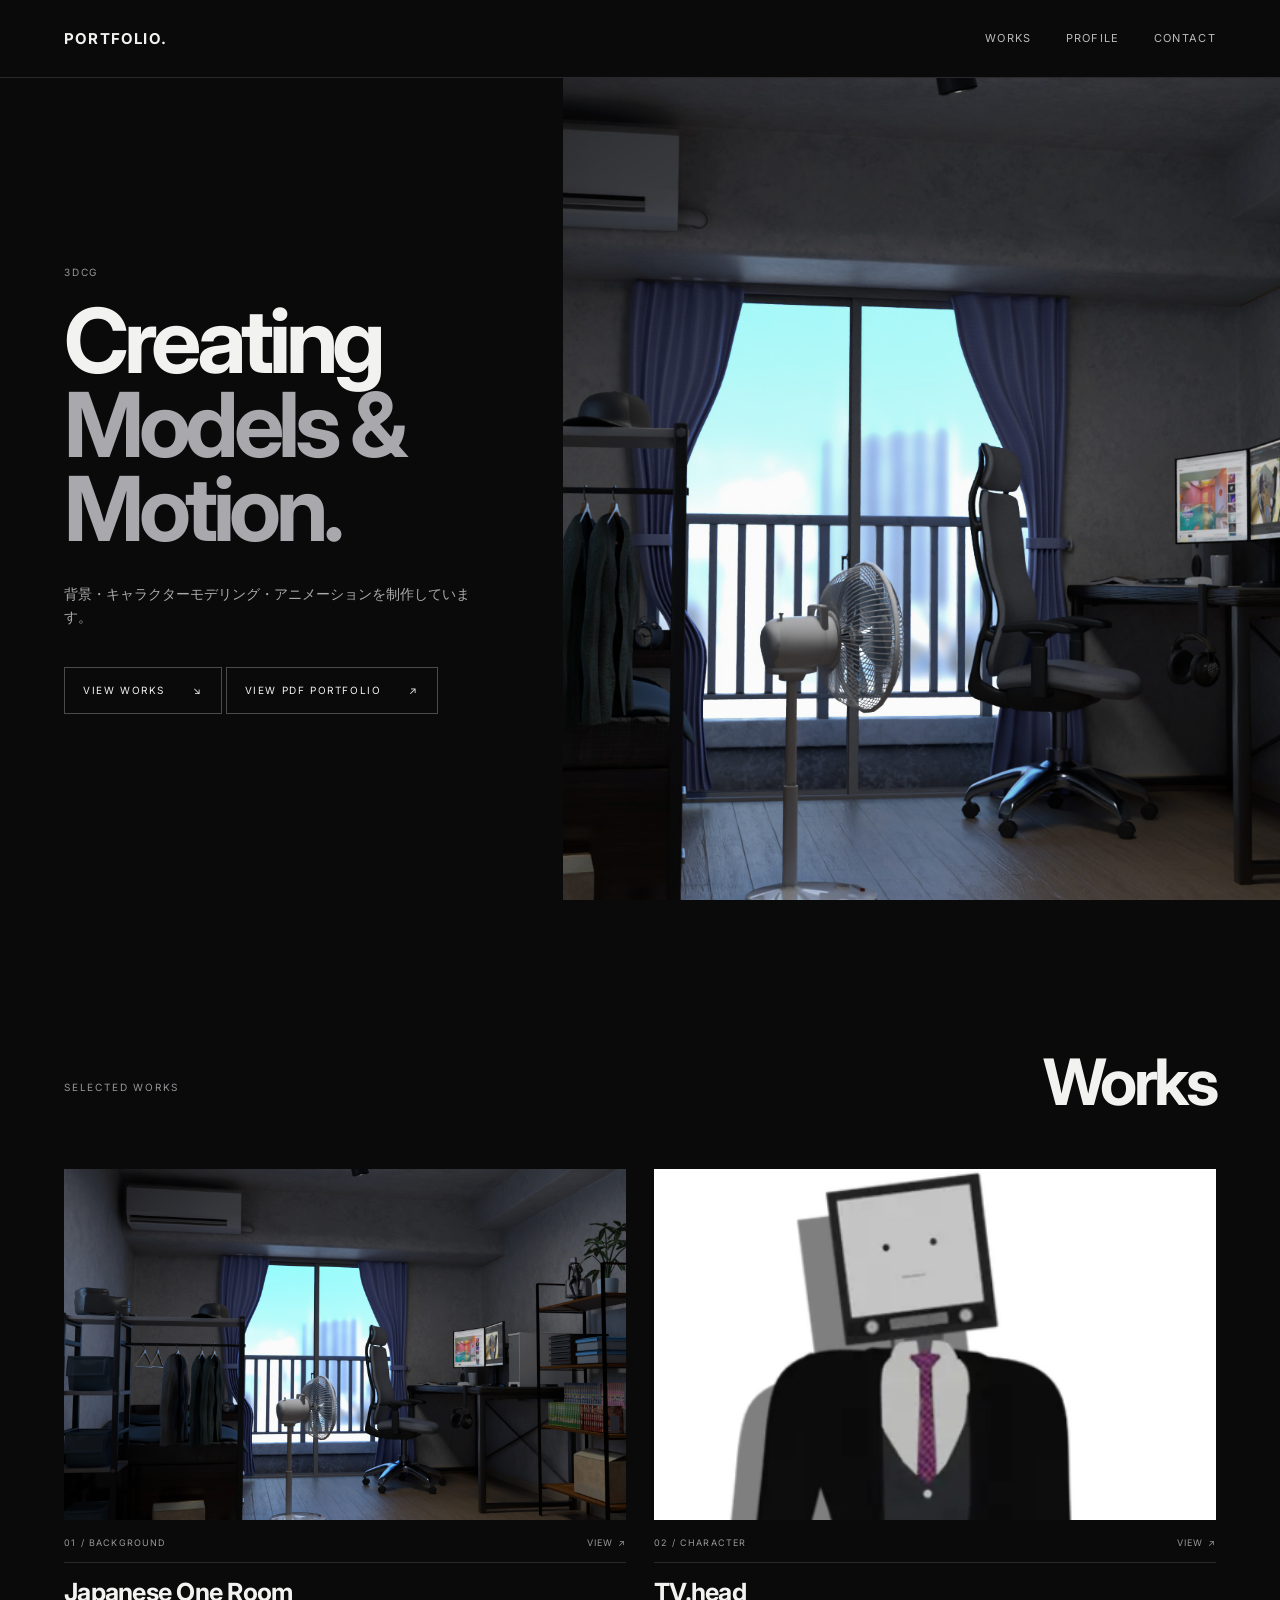
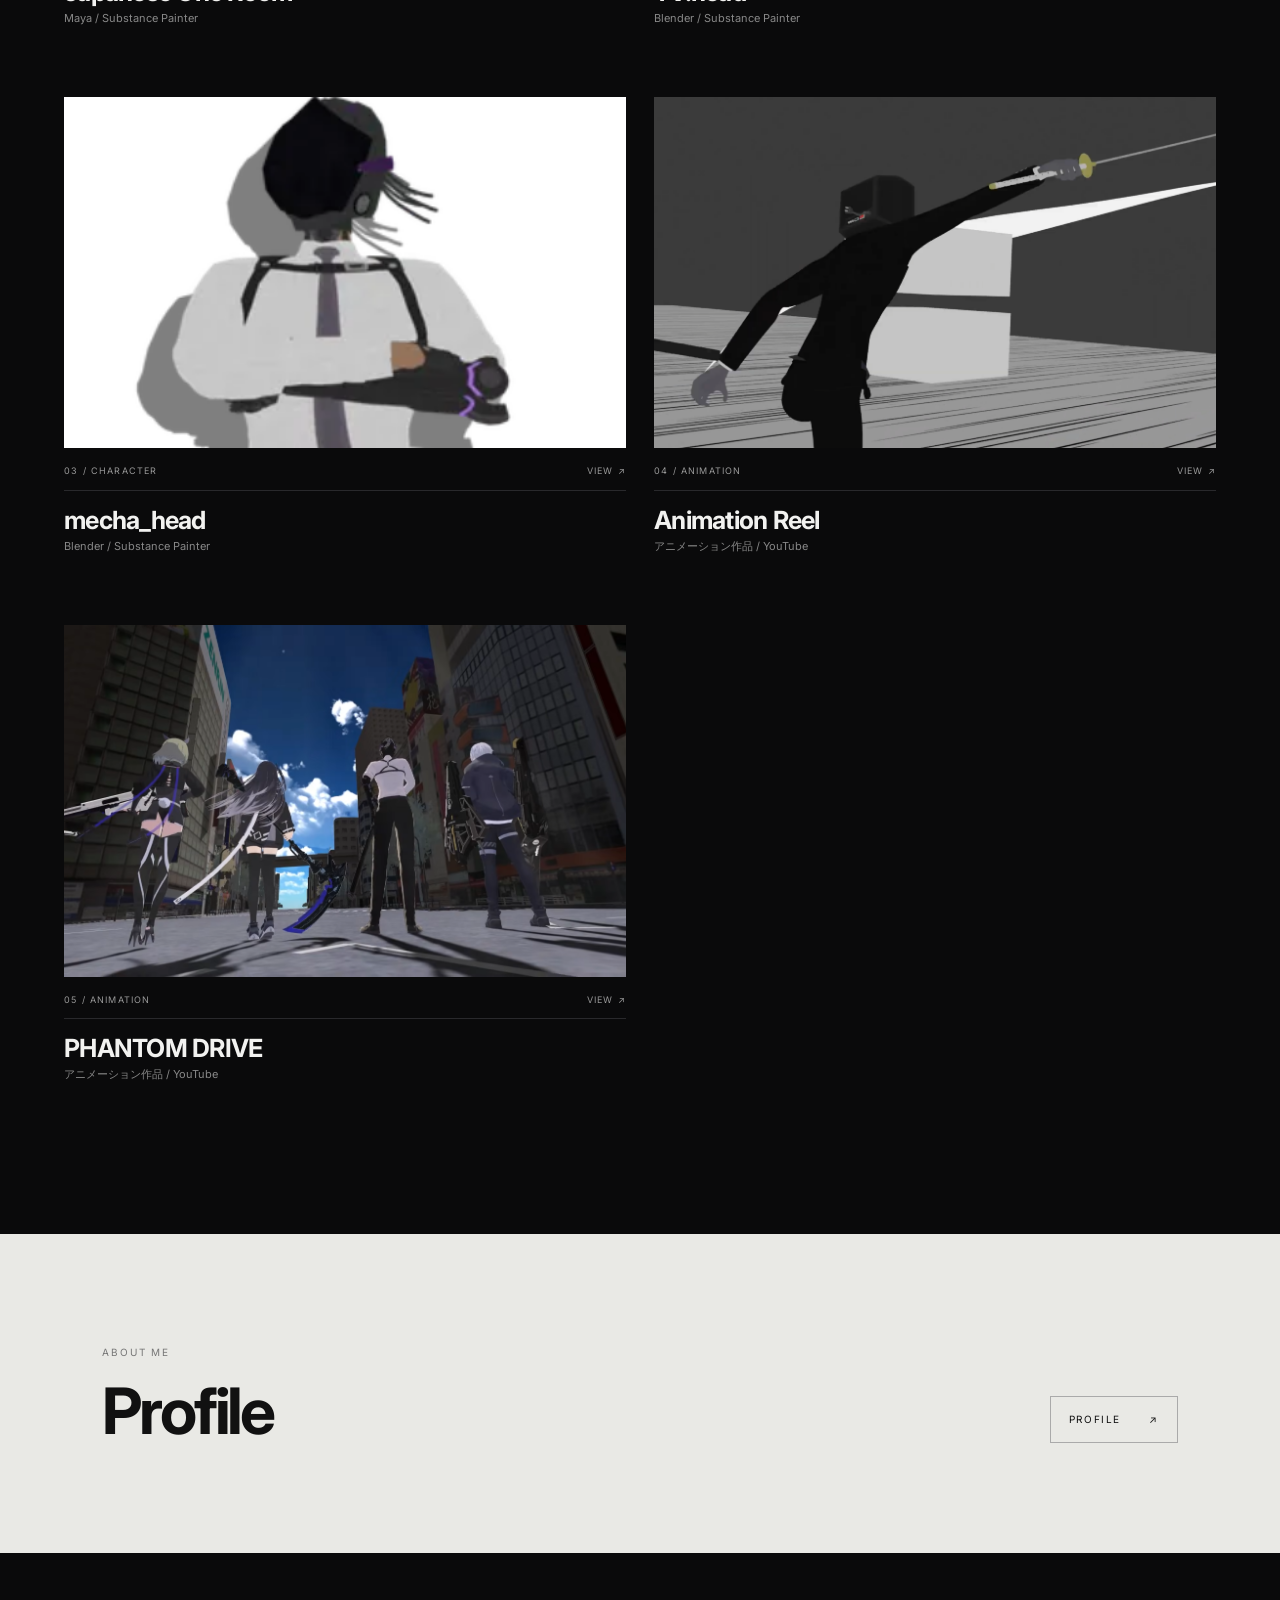
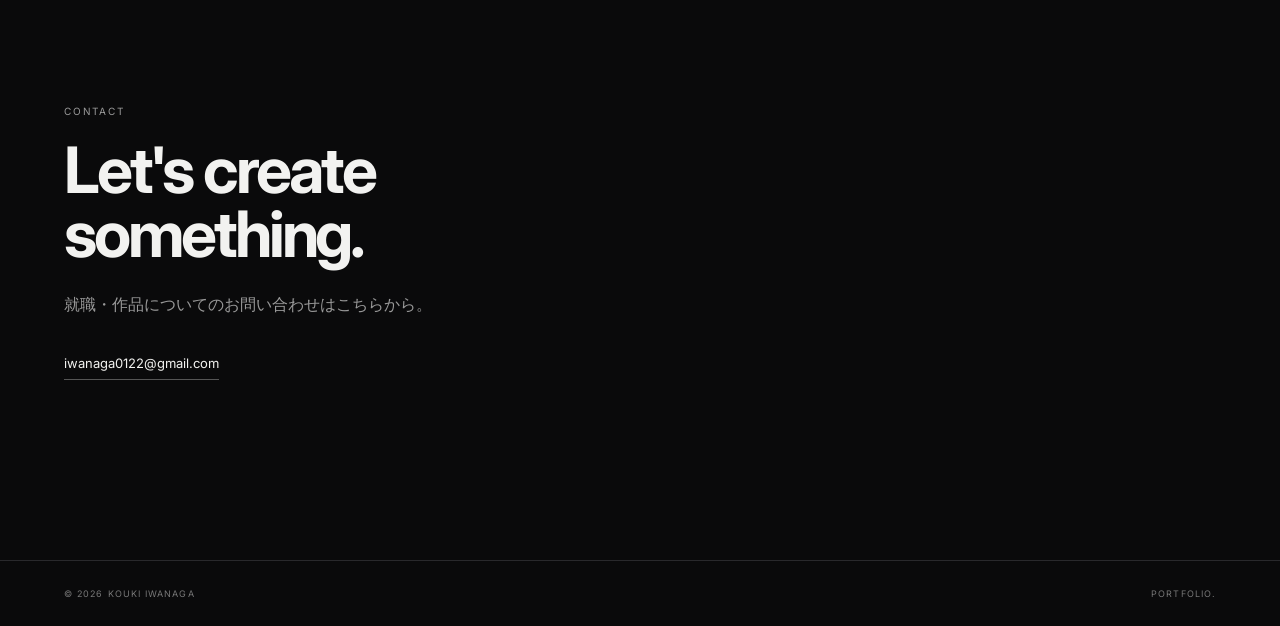
<file: index.html>
<!DOCTYPE html>
<html lang="ja">
<head>
  <meta charset="UTF-8">
  <meta name="viewport" content="width=device-width, initial-scale=1.0">

  <meta
    name="description"
    content="3DCG / Unity / Maya Portfolio"
  >

  <title>PORTFOLIO | 3DCG / Unity / Maya</title>

  <link rel="stylesheet" href="style.css">
</head>

<body>

  <!-- =========================
       HEADER
  ========================== -->

  <header class="site-header">

    <a class="logo" href="index.html">
      PORTFOLIO<span>.</span>
    </a>

    <nav>
      <a href="#works">WORKS</a>
      <a href="profile.html">PROFILE</a>
      <a href="#contact">CONTACT</a>
    </nav>

  </header>


  <main>

    <!-- =========================
         HERO
    ========================== -->

    <section class="hero">

      <div class="hero-copy">

        <p class="eyebrow">
          3DCG
        </p>

        <h1>
          Creating<br>
          <em>Models & Motion.</em>
        </h1>

        <p class="lead">
          背景・キャラクターモデリング・アニメーションを制作しています。
        </p>

        <a class="button" href="#works">
          VIEW WORKS <span>↘</span>
        </a>
        
        <a
          href="assets/portfolio.pdf"
          class="button"
          target="_blank"
          rel="noopener noreferrer"
        >
          VIEW PDF PORTFOLIO <span>↗</span>
        </a>
        
      </div>


      <!-- =========================
           HERO SLIDESHOW
      ========================== -->

      <div class="hero-image">


        <!-- =========================
             Slide 1 : Background
        ========================== -->

        <div class="hero-slide active">

          <img
            src="assets/room-render.png"
            alt="Japanese One Room"
          >

          <div class="hero-slide-info">

            <span>
              01 / BACKGROUND
            </span>

            <strong>
              Japanese One Room
            </strong>

          </div>

        </div>


        <!-- =========================
             Slide 2 : Character1
        ========================== -->

        <div class="hero-slide">

          <img
            src="assets/TVhead_立2.png"
            alt="TV.head"
          >

          <div class="hero-slide-info">

            <span>
              02 / CHARACTER
            </span>

            <strong>
              TV.head
            </strong>

          </div>

        </div>


        <!-- =========================
             Slide 3 : Character2
        ========================== -->

        <div class="hero-slide">

          <img
            src="assets/mechahead_立2.png"
            alt="mecha_head"
          >

          <div class="hero-slide-info">

            <span>
              03 / CHARACTER
            </span>

            <strong>
              mecha_head
            </strong>

          </div>

        </div>


        <!-- =========================
             Slide 4 : Animation1
        ========================== -->

        <div class="hero-slide">

          <img
            src="assets/katanamoation.png"
            alt="Animation Reel"
          >

          <div class="hero-slide-info">

            <span>
              04 / ANIMATION
            </span>

            <strong>
              Animation Reel
            </strong>

          </div>

        </div>


        <!-- =========================
             Slide 5 : Animation2
        ========================== -->

        <div class="hero-slide">

          <img
            src="assets/PHANTOMDRIVE_hero.png"
            alt="PHANTOM DRIVE Animation"
          >

          <div class="hero-slide-info">

            <span>
              05 / ANIMATION
            </span>

            <strong>
              PHANTOM DRIVE
            </strong>

          </div>

        </div>


        <!-- =========================
             Slide Indicator
        ========================== -->

        <div class="hero-slide-counter">

          <span class="counter active">
            01
          </span>

          <span class="counter">
            02
          </span>

          <span class="counter">
            03
          </span>

          <span class="counter">
            04
          </span>

          <span class="counter">
            05
          </span>

        </div>


      </div>

    </section>


    <!-- =========================
         WORKS
    ========================== -->

    <section id="works" class="section">

      <div class="section-heading">

        <p class="eyebrow">
          SELECTED WORKS
        </p>

        <h2>
          Works
        </h2>

      </div>


      <div class="work-grid">


        <!-- =========================
             01 BACKGROUND
        ========================== -->

        <a
          class="work-card"
          href="works/background.html"
        >

          <div class="thumb">

            <img
              src="assets/room-render.png"
              alt="Japanese One Room"
            >

          </div>

          <div class="card-meta">

            <span>
              01 / BACKGROUND
            </span>

            <span>
              VIEW ↗
            </span>

          </div>

          <h3>
            Japanese One Room
          </h3>

          <p>
            Maya / Substance Painter
          </p>

        </a>


        <!-- =========================
             02 TVhead
        ========================== -->

        <a
          class="work-card"
          href="works/TVhead.html"
        >

          <div class="thumb">

            <img
              src="assets/TVhead_samune.png"
              alt="TV.head"
            >

          </div>

          <div class="card-meta">

            <span>
              02 / CHARACTER
            </span>

            <span>
              VIEW ↗
            </span>

          </div>

          <h3>
            TV.head
          </h3>

          <p>
            Blender / Substance Painter
          </p>

        </a>


        <!-- =========================
             03 mechahead
        ========================== -->

        <a
          class="work-card"
          href="works/mechahead.html"
        >

          <div class="thumb">

            <img
              src="assets/mechahead_samune.png"
              alt="mecha_head"
            >

          </div>

          <div class="card-meta">

            <span>
              03 / CHARACTER
            </span>

            <span>
              VIEW ↗
            </span>

          </div>

          <h3>
            mecha_head
          </h3>

          <p>
            Blender / Substance Painter
          </p>

        </a>


        <!-- =========================
             04 KATANA MOTION
        ========================== -->

        <a
          class="work-card"
          href="works/katanamotion.html"
        >

          <div class="thumb">

            <img
              src="assets/katanamoation.png"
              alt="katanamoation Reel"
            >

          </div>

          <div class="card-meta">

            <span>
              04 / ANIMATION
            </span>

            <span>
              VIEW ↗
            </span>

          </div>

          <h3>
            Animation Reel
          </h3>

          <p>
            アニメーション作品 / YouTube
          </p>

        </a>


        <!-- =========================
             05 PHANTOM DRIVE
        ========================== -->

        <a
          class="work-card"
          href="works/PHANTOMDRIVE.html"
        >

          <div class="thumb">

            <img
              src="assets/PHANTOMDRIVE.png"
              alt="PHANTOM DRIVE Animation"
            >

          </div>

          <div class="card-meta">

            <span>
              05 / ANIMATION
            </span>

            <span>
              VIEW ↗
            </span>

          </div>

          <h3>
            PHANTOM DRIVE
          </h3>

          <p>
            アニメーション作品 / YouTube
          </p>

        </a>


      </div>

    </section>


    <!-- =========================
         ABOUT
    ========================== -->

    <section class="about-strip">

      <div>

        <p class="eyebrow">
          ABOUT ME
        </p>

        <h2>
          Profile
        </h2>

      </div>

      <a
        class="button button-dark"
        href="profile.html"
      >
        PROFILE <span>↗</span>
      </a>

    </section>


    <!-- =========================
         CONTACT
    ========================== -->

    <section
      id="contact"
      class="contact section"
    >

      <p class="eyebrow">
        CONTACT
      </p>

      <h2>
        Let's create<br>
        something.
      </h2>

      <p>
        就職・作品についてのお問い合わせはこちらから。
      </p>

      <a
        class="contact-link"
        href="mailto:YOUR_EMAIL@example.com"
      >
        iwanaga0122@gmail.com
      </a>

    </section>

  </main>


  <!-- =========================
       FOOTER
  ========================== -->

  <footer>

    <span>
      © 2026 KOUKI IWANAGA
    </span>

    <span>
      PORTFOLIO.
    </span>

  </footer>


  <!-- =========================
       SLIDESHOW JAVASCRIPT
  ========================== -->

  <script>

    /*
      =================================
      HERO SLIDESHOW SETTINGS
      =================================

      画像表示時間：3秒
      スライド時間：0.5秒
    */

    const slides =
      document.querySelectorAll(".hero-slide");

    const counters =
      document.querySelectorAll(".counter");


    let currentSlide = 0;


    // 画像を表示する時間
    const displayTime = 3000;


    // 画像が横に移動する時間
    const transitionTime = 1000;


    // タイマー管理
    let slideTimer = null;



    /*
      =================================
      カウンター更新
      =================================
    */

    function updateCounter(index) {

      counters.forEach((counter) => {

        counter.classList.remove("active");

      });


      if (counters[index]) {

        counters[index].classList.add("active");

      }

    }



    /*
      =================================
      次のスライドへ
      =================================
    */

    function nextSlide() {

      if (slides.length === 0) {
        return;
      }


      const current =
        slides[currentSlide];


      const nextIndex =
        (currentSlide + 1) % slides.length;


      const next =
        slides[nextIndex];


      /*
        現在の画像を右へ
      */

      current.classList.remove("active");

      current.classList.add("leaving");


      /*
        次の画像を左から中央へ
      */

      next.classList.remove("leaving");

      next.classList.add("active");


      /*
        カウンター変更
      */

      updateCounter(nextIndex);


      /*
        現在のスライド番号を更新
      */

      currentSlide = nextIndex;


      /*
        0.5秒後に
        前の画像を完全にリセット
      */

      setTimeout(() => {

        current.classList.remove("leaving");

      }, transitionTime);


      /*
        次のスライドまで
        3秒待つ
      */

      startTimer();

    }



    /*
      =================================
      タイマー開始
      =================================
    */

    function startTimer() {

      clearTimeout(slideTimer);


      slideTimer = setTimeout(() => {

        nextSlide();

      }, displayTime);

    }



    /*
      =================================
      カウンタークリック
      =================================
    */

    counters.forEach(
      (counter, index) => {

        counter.addEventListener(
          "click",
          () => {

            /*
              同じ画像をクリックした場合
              何もしない
            */

            if (index === currentSlide) {
              return;
            }


            const current =
              slides[currentSlide];


            const next =
              slides[index];


            /*
              現在の画像を右へ
            */

            current.classList.remove("active");

            current.classList.add("leaving");


            /*
              選択した画像を左から表示
            */

            next.classList.remove("leaving");

            next.classList.add("active");


            /*
              カウンター変更
            */

            updateCounter(index);


            /*
              現在位置を変更
            */

            currentSlide = index;


            /*
              0.5秒後に
              前の画像をリセット
            */

            setTimeout(() => {

              current.classList.remove("leaving");

            }, transitionTime);


            /*
              クリック後も
              3秒表示してから次へ
            */

            startTimer();

          }
        );

      }
    );



    /*
      =================================
      初期設定
      =================================
    */

    if (slides.length > 0) {

      /*
        最初の画像を表示
      */

      slides[0].classList.add("active");


      /*
        最初の画像を3秒表示
      */

      startTimer();

    }

  </script>


</body>
</html>
</file>
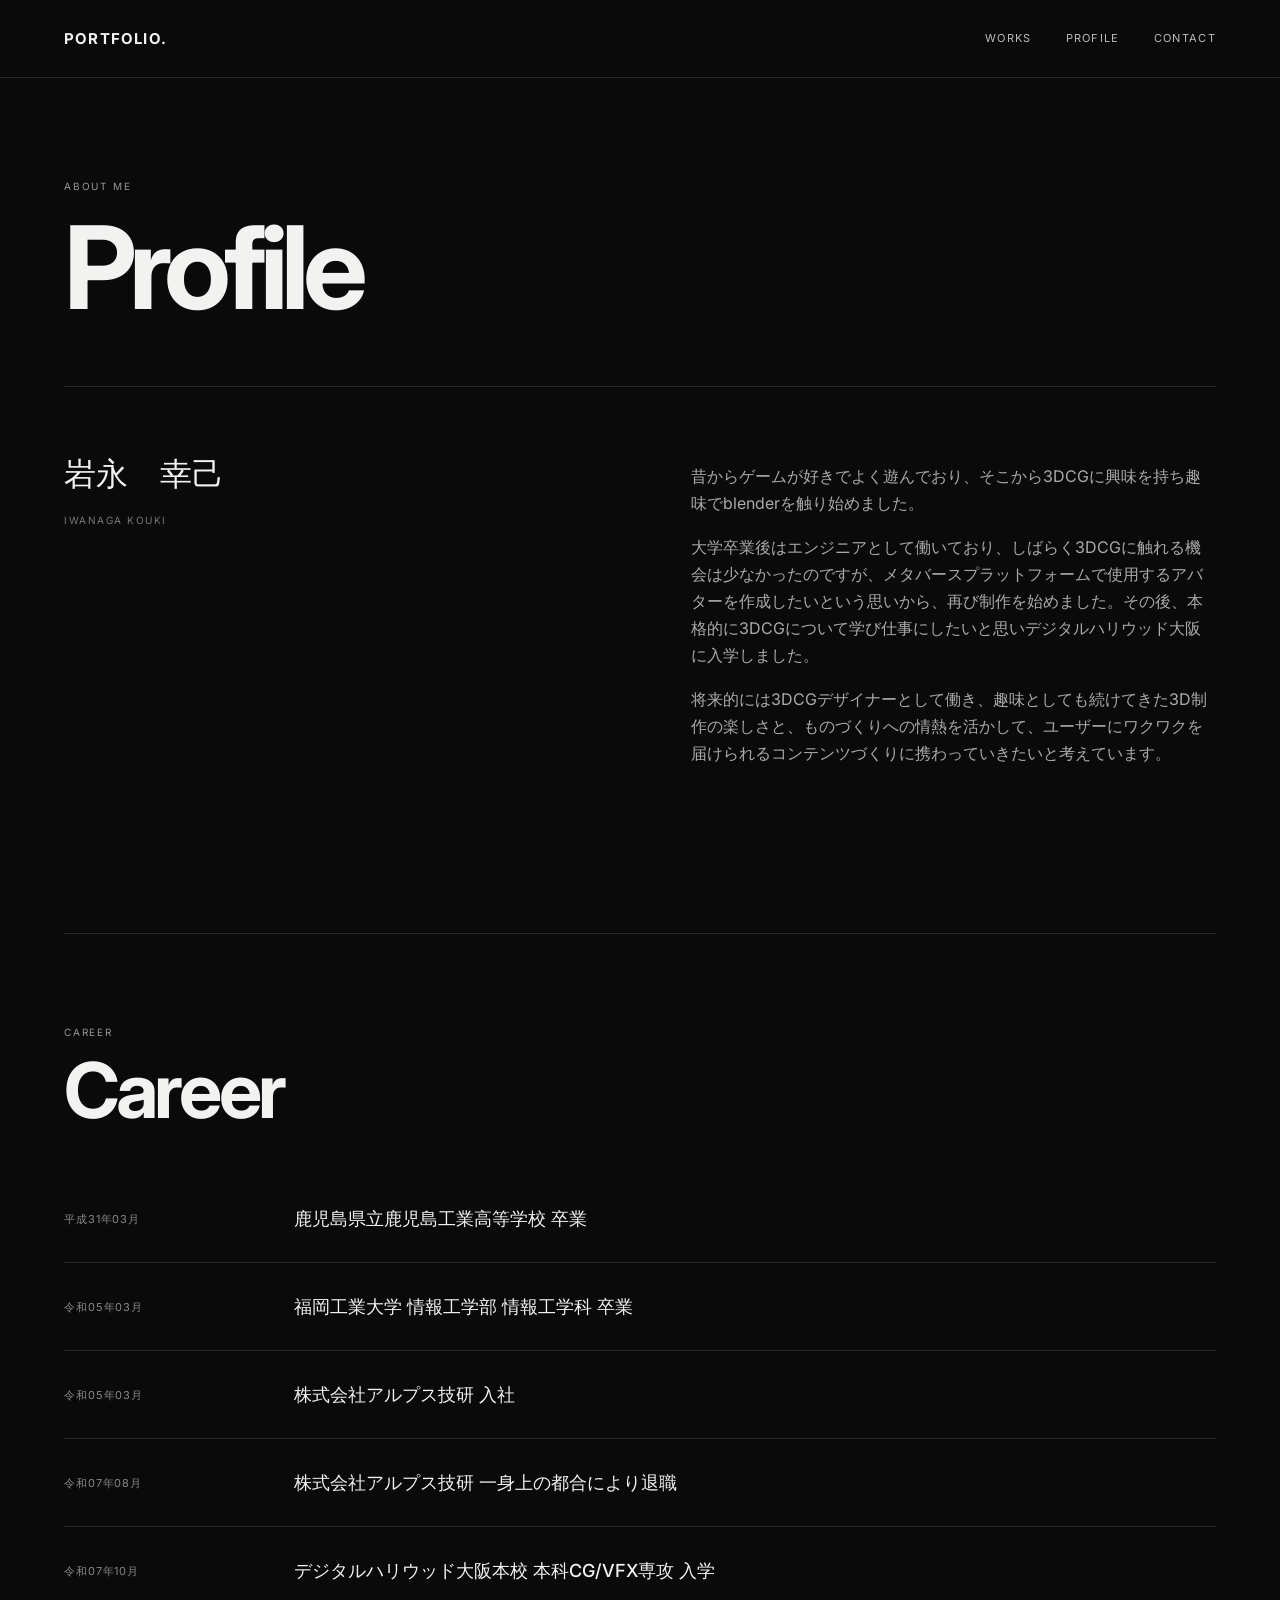
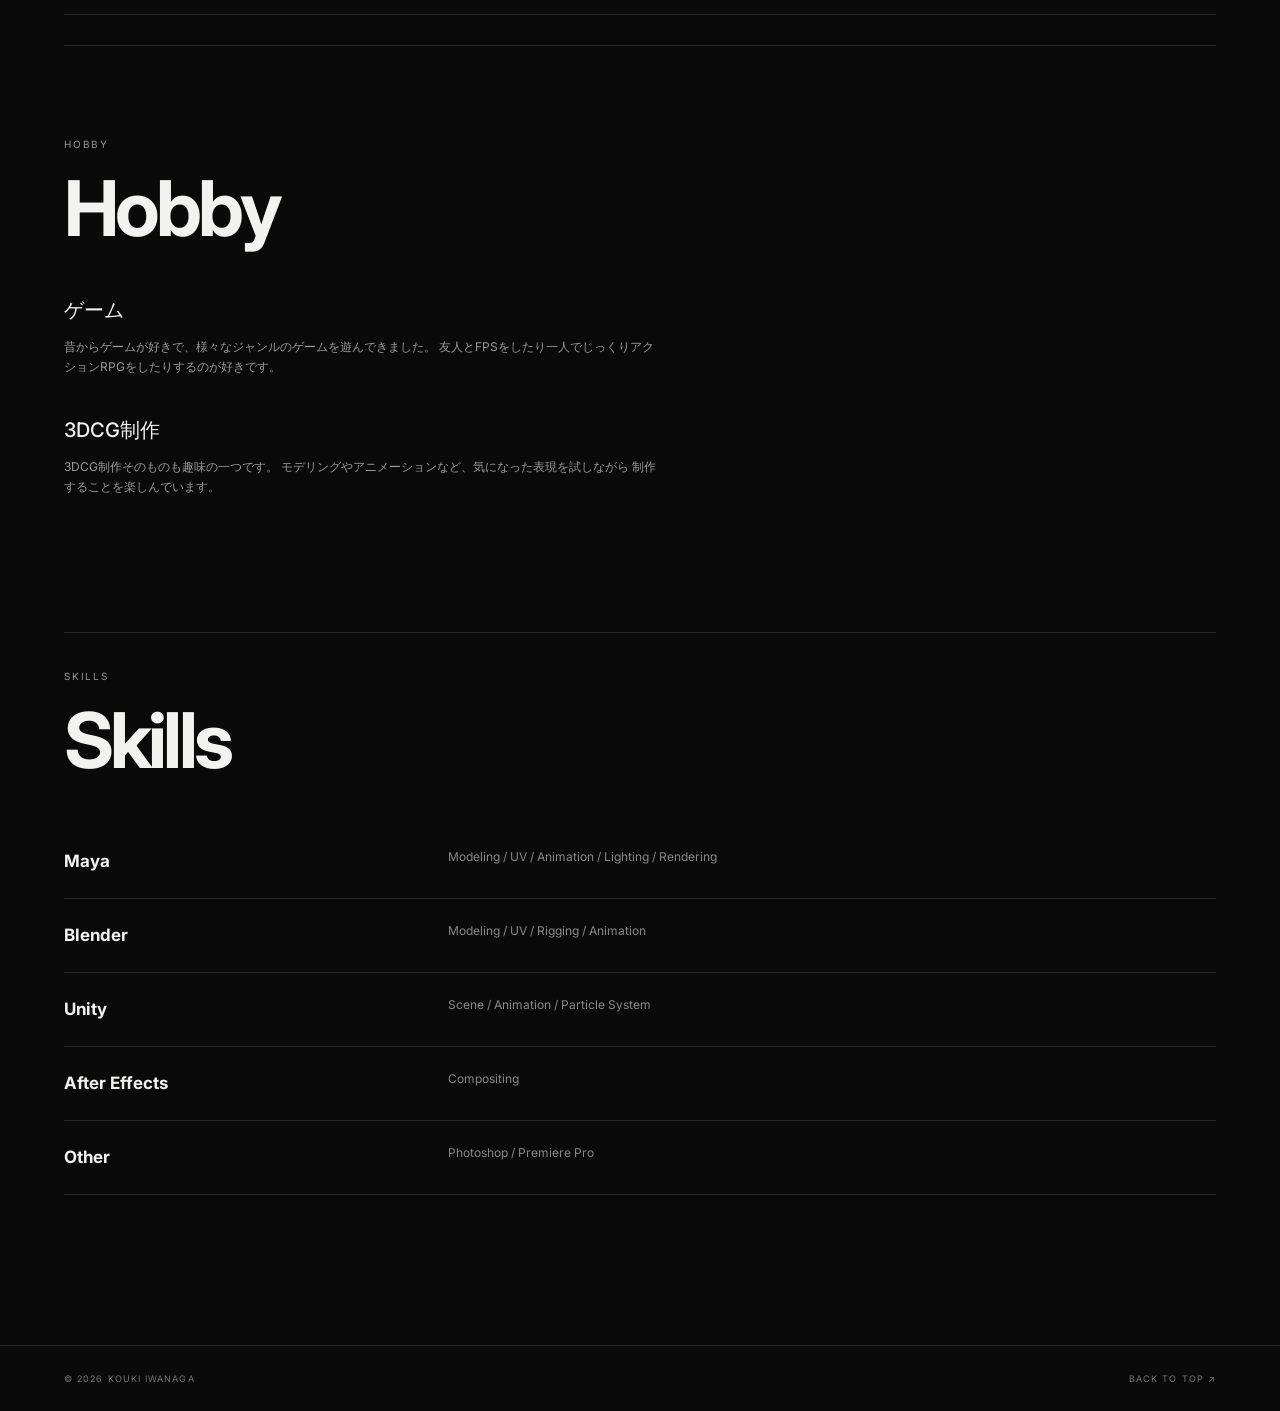
<file: profile.html>
<!DOCTYPE html>
<html lang="ja">
<head>
  <meta charset="UTF-8">
  <meta name="viewport" content="width=device-width, initial-scale=1.0">
  <title>PROFILE | PORTFOLIO</title>
  <link rel="stylesheet" href="style.css">
</head>
<body>
  <header class="site-header">
    <a class="logo" href="index.html">PORTFOLIO<span>.</span></a>
    <nav><a href="index.html#works">WORKS</a><a href="profile.html">PROFILE</a><a href="index.html#contact">CONTACT</a></nav>
  </header>

  <main class="inner-page">
    <section class="page-title">
      <p class="eyebrow">ABOUT ME</p>
      <h1>Profile</h1>
    </section>

    <section class="profile-layout">
      <div>
        <p class="profile-name">岩永　幸己</p>
        <p class="profile-role">IWANAGA KOUKI</p>
      </div>
      <div class="profile-text">
        <p>昔からゲームが好きでよく遊んでおり、そこから3DCGに興味を持ち趣味でblenderを触り始めました。</p>
        <p>大学卒業後はエンジニアとして働いており、しばらく3DCGに触れる機会は少なかったのですが、メタバースプラットフォームで使用するアバターを作成したいという思いから、再び制作を始めました。その後、本格的に3DCGについて学び仕事にしたいと思いデジタルハリウッド大阪に入学しました。</p>
        <p>将来的には3DCGデザイナーとして働き、趣味としても続けてきた3D制作の楽しさと、ものづくりへの情熱を活かして、ユーザーにワクワクを届けられるコンテンツづくりに携わっていきたいと考えています。</p>
      </div>
    </section>
    
</section>

<!-- 経歴 -->
<section class="profile-history">
  <p class="eyebrow">CAREER</p>
  <h2 class="profile-section-title">Career</h2>

  <div class="history-list">

    <div class="history-item">
      <div class="history-year">平成31年03月</div>
      <div class="history-content">
        <h3>鹿児島県立鹿児島工業高等学校 卒業</h3>
      </div>
    </div>

    <div class="history-item">
      <div class="history-year">令和05年03月</div>
      <div class="history-content">
        <h3>福岡工業大学 情報工学部 情報工学科 卒業</h3>
      </div>
    </div>

    <div class="history-item">
      <div class="history-year">令和05年03月</div>
      <div class="history-content">
        <h3>株式会社アルプス技研 入社</h3>
      </div>
    </div>

    <div class="history-item">
      <div class="history-year">令和07年08月</div>
      <div class="history-content">
        <h3>株式会社アルプス技研 一身上の都合により退職</h3>
      </div>
    </div>

    <div class="history-item">
      <div class="history-year">令和07年10月</div>
      <div class="history-content">
        <h3>デジタルハリウッド大阪本校 本科CG/VFX専攻 入学</h3>
      </div>
    </div>

  </div>
</section>

<!-- 趣味 -->
<section class="profile-hobby">
  <p class="eyebrow">HOBBY</p>
  <h2 class="profile-section-title">Hobby</h2>

    <div class="hobby-text">
      <h3>ゲーム</h3>
      <p>
        昔からゲームが好きで、様々なジャンルのゲームを遊んできました。
        友人とFPSをしたり一人でじっくりアクションRPGをしたりするのが好きです。
      </p>

      <h3>3DCG制作</h3>
      <p>
        3DCG制作そのものも趣味の一つです。
        モデリングやアニメーションなど、気になった表現を試しながら
        制作することを楽しんでいます。
      </p>
    </div>
  </div>
</section>


<section class="skills">
  <p class="eyebrow">SKILLS</p>
  <h2 class="profile-section-title">Skills</h2>

  <div class="skill-list">
        <div><strong>Maya</strong><span>Modeling / UV / Animation / Lighting / Rendering</span></div>
        <div><strong>Blender</strong><span>Modeling / UV / Rigging / Animation</span></div>
        <div><strong>Unity</strong><span>Scene / Animation / Particle System</span></div>
        <div><strong>After Effects</strong><span>Compositing</span></div>
        <div><strong>Other</strong><span>Photoshop / Premiere Pro</span></div>
      </div>
    </section>
  </main>

  <footer><span>© 2026 KOUKI IWANAGA</span><span><a href="index.html">BACK TO TOP ↗</a></span></footer>
</body>
</html>
</file>
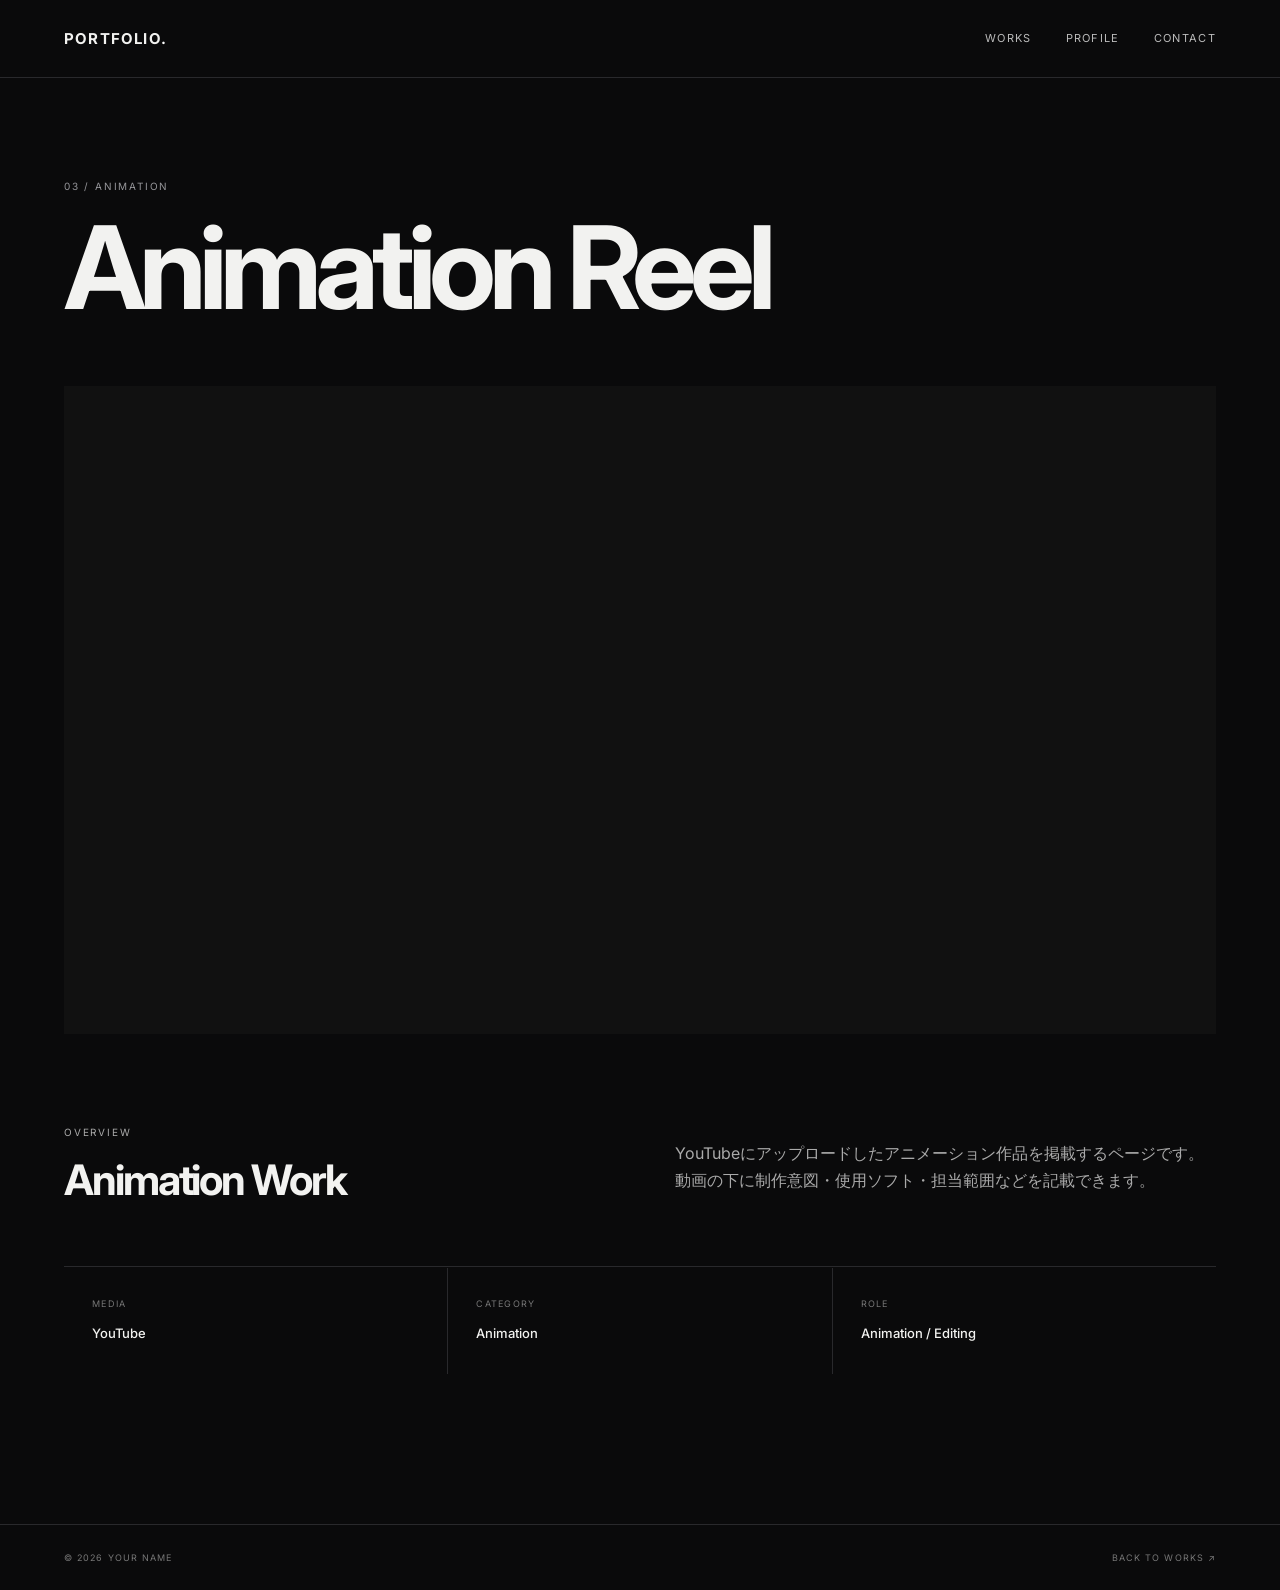
<file: works/animation.html>
<!DOCTYPE html>
<html lang="ja">
<head>
  <meta charset="UTF-8">
  <meta name="viewport" content="width=device-width, initial-scale=1.0">
  <title>Animation Reel | PORTFOLIO</title>
  <link rel="stylesheet" href="../style.css">
</head>
<body>
<header class="site-header">
  <a class="logo" href="../index.html">PORTFOLIO<span>.</span></a>
  <nav><a href="../index.html#works">WORKS</a><a href="../profile.html">PROFILE</a><a href="../index.html#contact">CONTACT</a></nav>
</header>
<main class="inner-page">
  <section class="page-title"><p class="eyebrow">03 / ANIMATION</p><h1>Animation Reel</h1></section>

  <!-- YouTube URLを下の iframe の VIDEO_ID に置き換えてください -->
  <div class="youtube-wrap">
    <iframe
      src="https://www.youtube.com/embed/VIDEO_ID"
      title="Animation Reel"
      allow="accelerometer; autoplay; clipboard-write; encrypted-media; gyroscope; picture-in-picture; web-share"
      allowfullscreen></iframe>
  </div>

  <section class="detail-info">
    <div><p class="eyebrow">OVERVIEW</p><h2>Animation Work</h2></div>
    <div><p>YouTubeにアップロードしたアニメーション作品を掲載するページです。動画の下に制作意図・使用ソフト・担当範囲などを記載できます。</p></div>
  </section>
  <div class="spec-grid">
    <div><span>MEDIA</span><strong>YouTube</strong></div>
    <div><span>CATEGORY</span><strong>Animation</strong></div>
    <div><span>ROLE</span><strong>Animation / Editing</strong></div>
  </div>
</main>
<footer><span>© 2026 YOUR NAME</span><span><a href="../index.html">BACK TO WORKS ↗</a></span></footer>
</body>
</html>
</file>
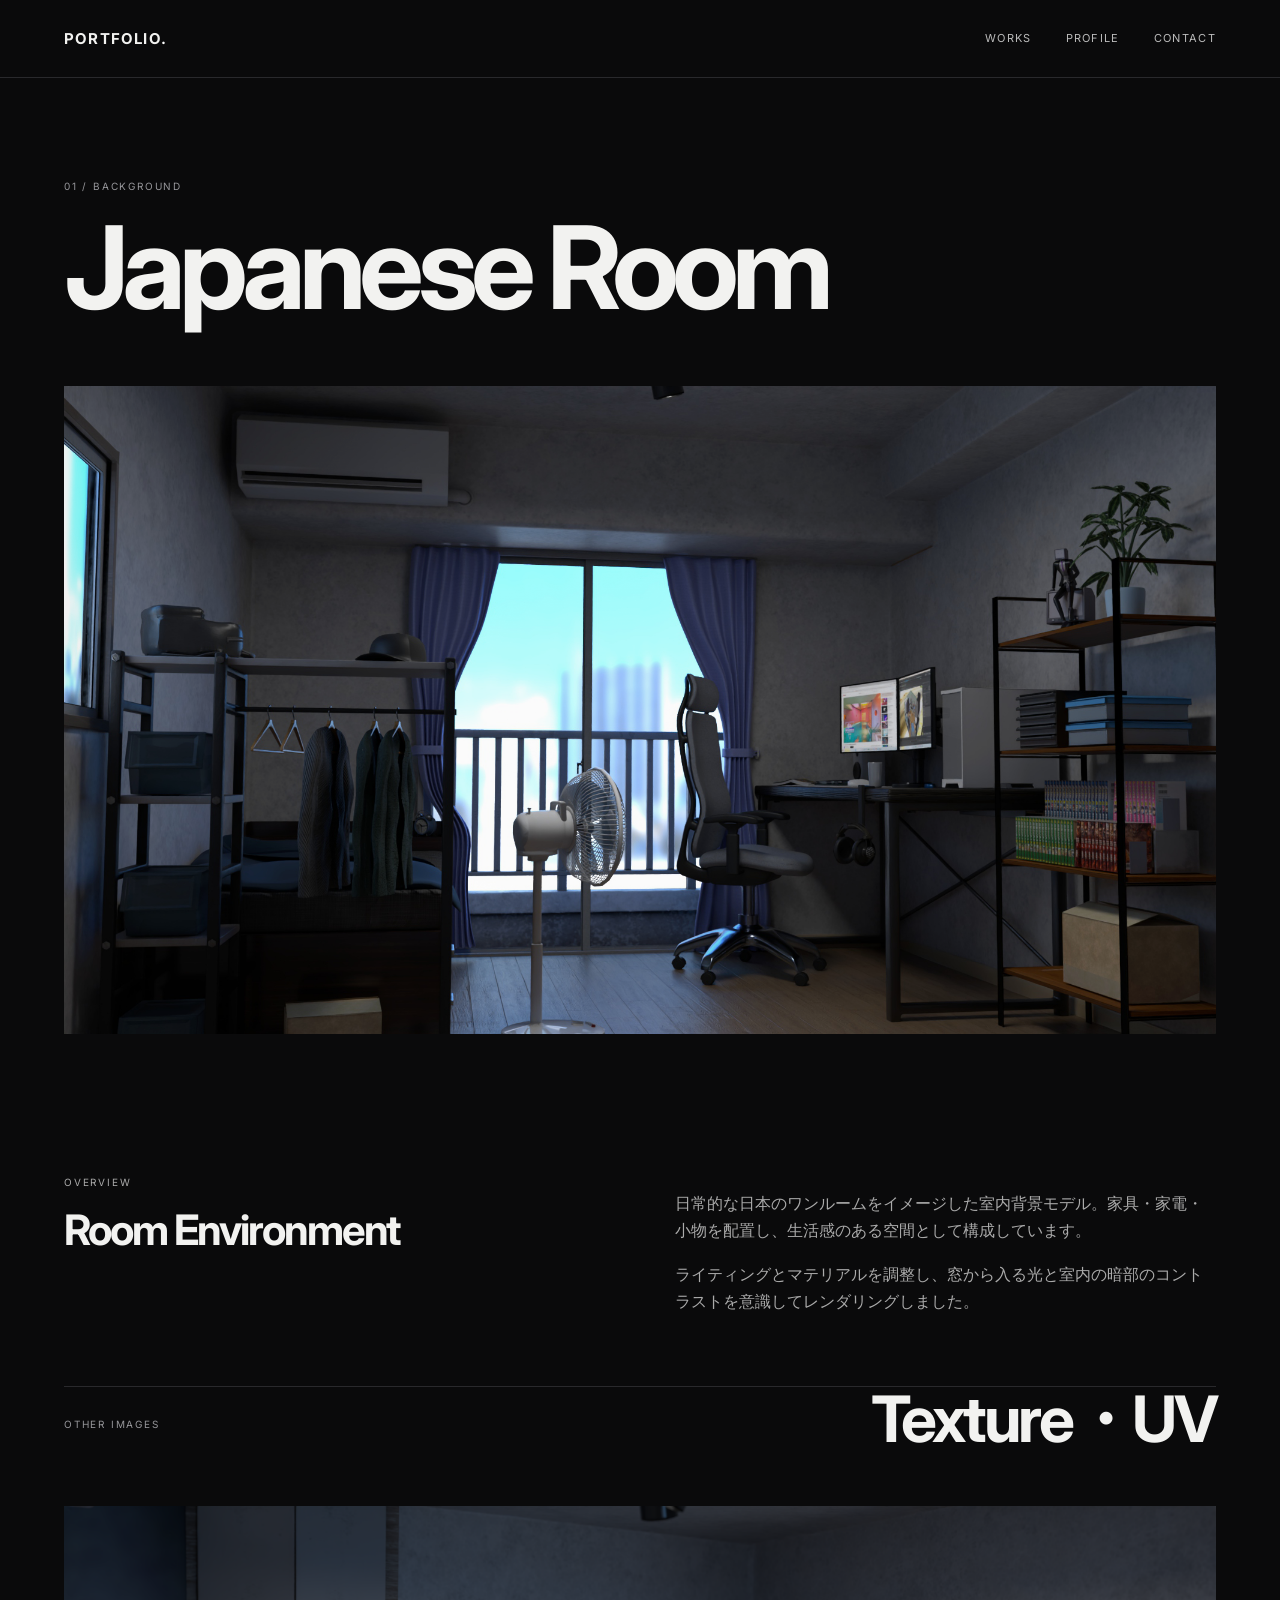
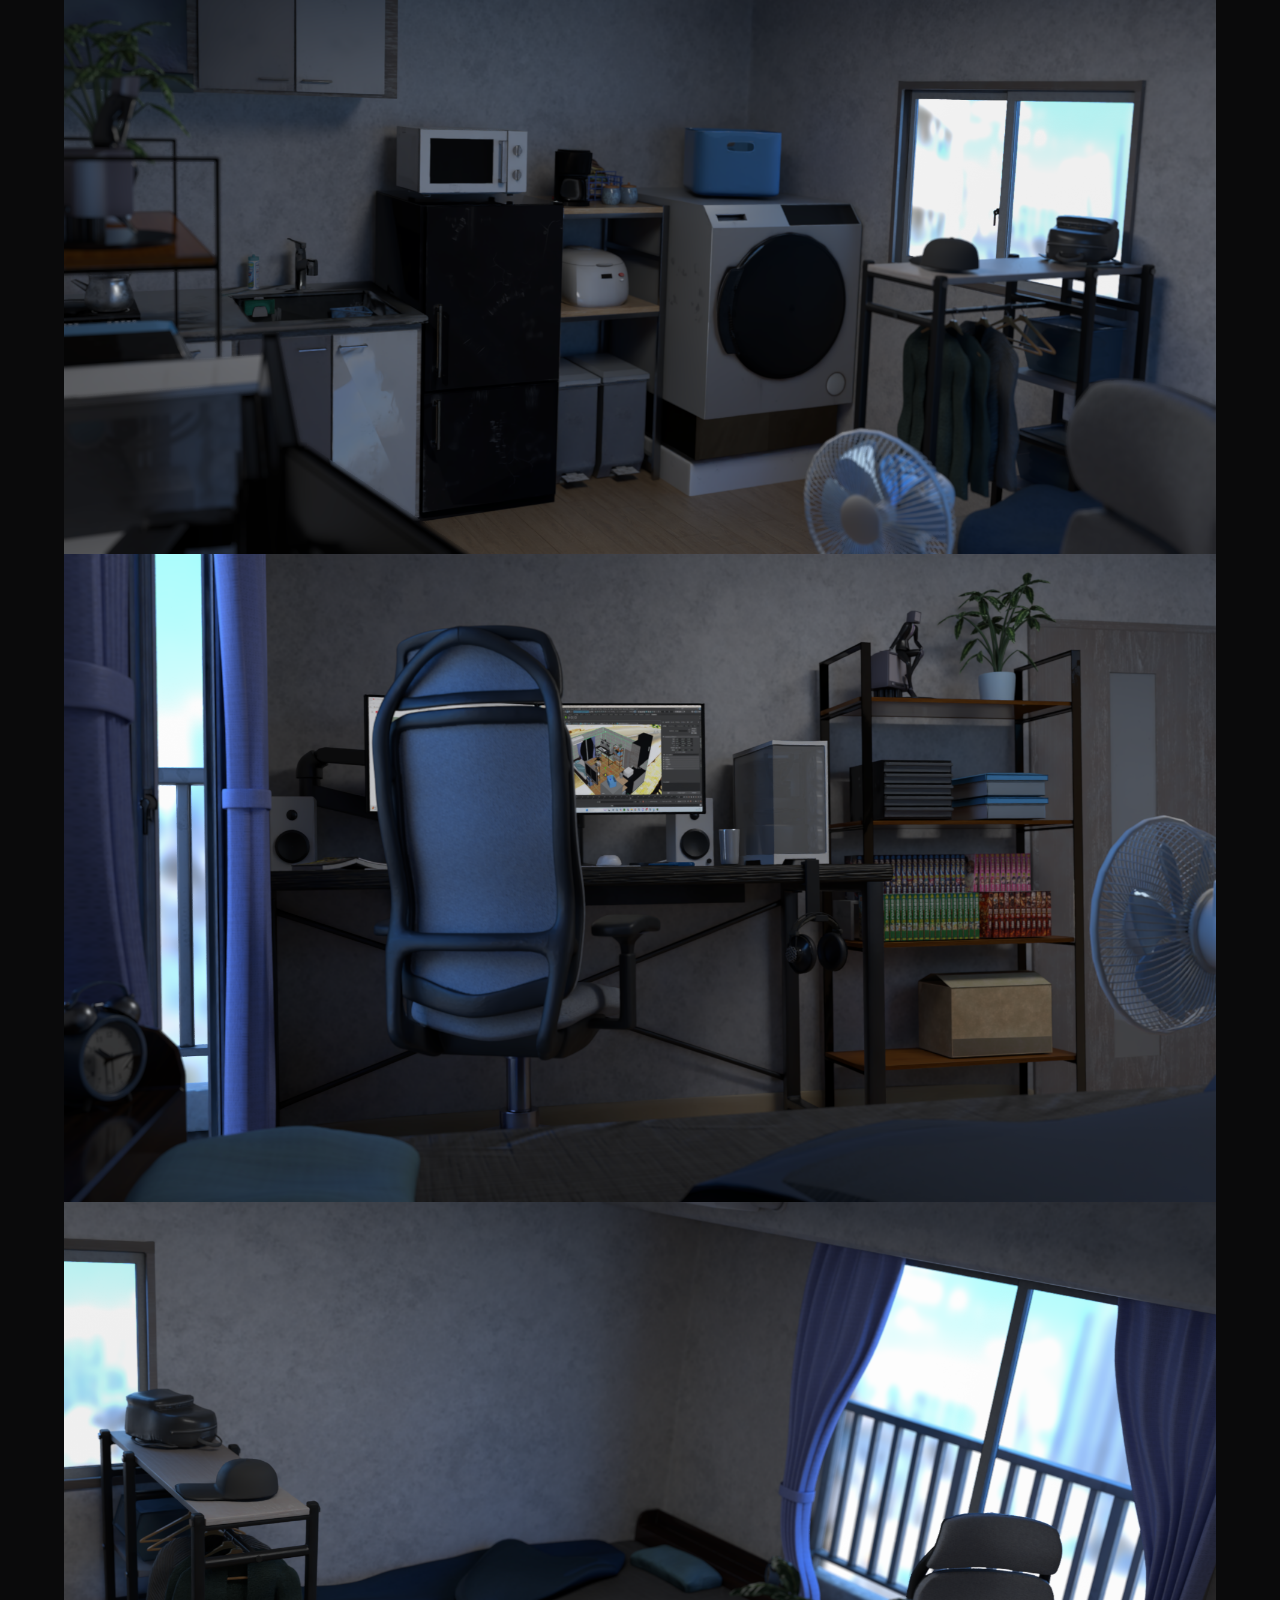
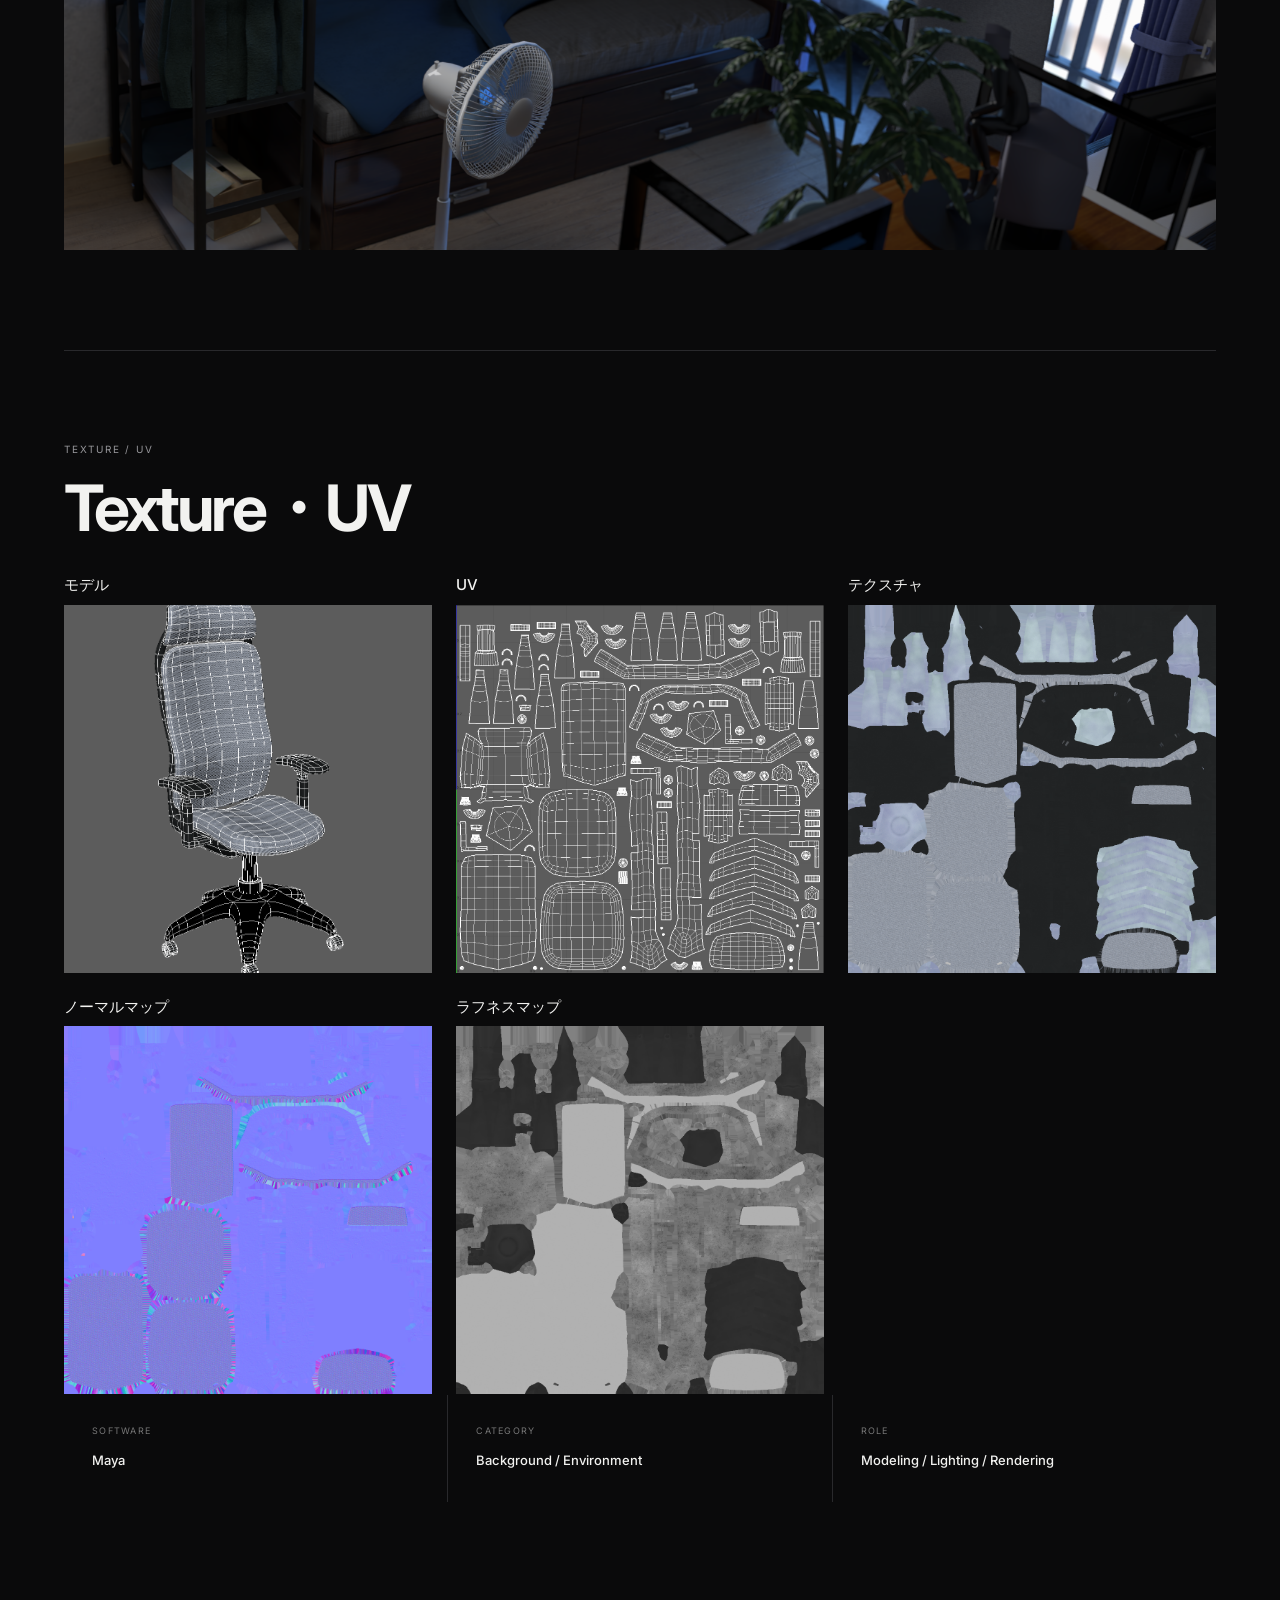
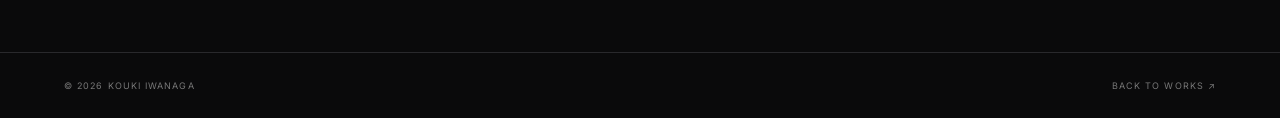
<file: works/background.html>
<!DOCTYPE html>
<html lang="ja">
<head>
  <meta charset="UTF-8">
  <meta name="viewport" content="width=device-width, initial-scale=1.0">
  <title>One Room | PORTFOLIO</title>
  <link rel="stylesheet" href="../style.css">
</head>
<body>
<header class="site-header">
  <a class="logo" href="../index.html">PORTFOLIO<span>.</span></a>
  <nav><a href="../index.html#works">WORKS</a><a href="../profile.html">PROFILE</a><a href="../index.html#contact">CONTACT</a></nav>
</header>
<main class="inner-page">
  <section class="page-title"><p class="eyebrow">01 / BACKGROUND</p><h1>Japanese Room</h1></section>
  <img class="detail-image" src="../assets/room-render.png" alt="室内背景モデルの完成レンダー">
  <section class="detail-info">
    <div><p class="eyebrow">OVERVIEW</p><h2>Room Environment</h2></div>
    <div><p>日常的な日本のワンルームをイメージした室内背景モデル。家具・家電・小物を配置し、生活感のある空間として構成しています。</p><p>ライティングとマテリアルを調整し、窓から入る光と室内の暗部のコントラストを意識してレンダリングしました。</p></div>
  </section>

  <div class="section-heading">
    <p class="eyebrow">Other images</p>
    <h2>Texture・UV</h2>
  </div>
  
  <img class="detail-image2" src="../assets/課題_2.png" alt="室内背景モデルの完成レンダー">
  <img class="detail-image2" src="../assets/課題_3.png" alt="室内背景モデルの完成レンダー">
  <img class="detail-image2" src="../assets/課題_4.png" alt="室内背景モデルの完成レンダー">
  
    <!-- =========================
       TEXTURE / UV
  ========================== -->

  <section class="texture-section">

    <div class="section-heading">
      <p class="eyebrow">TEXTURE / UV</p>
      <h2>Texture・UV</h2>
    </div>


    <div class="texture-grid">

      <!-- 01 Model -->
      <div class="texture-item">

        <h3>モデル</h3>

        <img
          src="../assets/obj.png"
          alt="モデル"
        >

      </div>


      <!-- 02 UV -->
      <div class="texture-item">

        <h3>UV</h3>

        <img
          src="../assets/UV.png"
          alt="UV展開"
        >

      </div>


      <!-- 03 Texture -->
      <div class="texture-item">

        <h3>テクスチャ</h3>

        <img
          src="../assets/isu_standardSurface1_BaseColor.png"
          alt="テクスチャ"
        >

      </div>


      <!-- 04 Normal -->
      <div class="texture-item">

        <h3>ノーマルマップ</h3>

        <img
          src="../assets/isu_standardSurface1_Normal.png"
          alt="ノーマルマップ"
        >

      </div>


      <!-- 05 Roughness -->
      <div class="texture-item">

        <h3>ラフネスマップ</h3>

        <img
          src="../assets/isu_standardSurface1_Roughness.png"
          alt="ラフネスマップ"
        >

      </div>

    </div>

  </section>
  <div class="spec-grid">
    <div><span>SOFTWARE</span><strong>Maya</strong></div>
    <div><span>CATEGORY</span><strong>Background / Environment</strong></div>
    <div><span>ROLE</span><strong>Modeling / Lighting / Rendering</strong></div>
  </div>
</main>
<footer><span>© 2026 KOUKI IWANAGA</span><span><a href="../index.html">BACK TO WORKS ↗</a></span></footer>
</body>
</html>
</file>
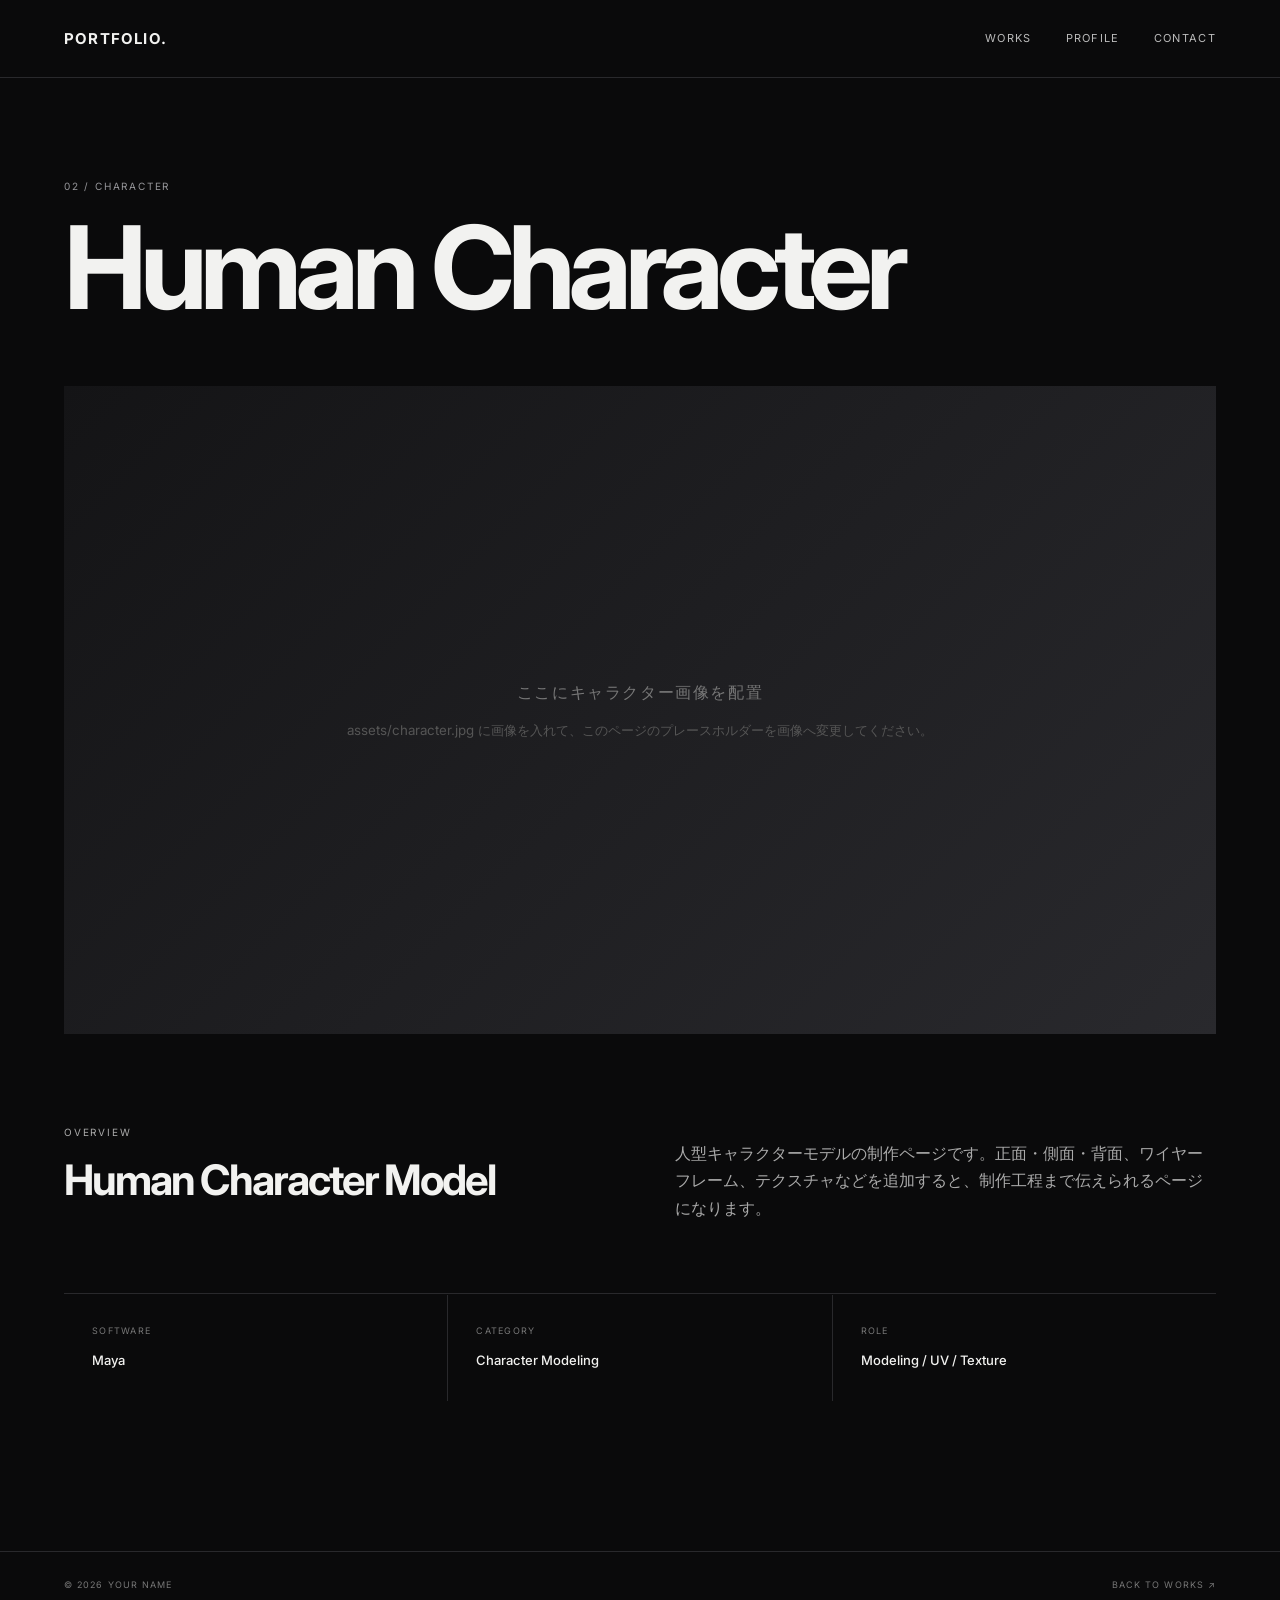
<file: works/character.html>
<!DOCTYPE html>
<html lang="ja">
<head>
  <meta charset="UTF-8">
  <meta name="viewport" content="width=device-width, initial-scale=1.0">
  <title>Human Character | PORTFOLIO</title>
  <link rel="stylesheet" href="../style.css">
</head>
<body>
<header class="site-header">
  <a class="logo" href="../index.html">PORTFOLIO<span>.</span></a>
  <nav><a href="../index.html#works">WORKS</a><a href="../profile.html">PROFILE</a><a href="../index.html#contact">CONTACT</a></nav>
</header>
<main class="inner-page">
  <section class="page-title"><p class="eyebrow">02 / CHARACTER</p><h1>Human Character</h1></section>
  <div class="empty-detail"><span>ここにキャラクター画像を配置</span><small>assets/character.jpg に画像を入れて、このページのプレースホルダーを画像へ変更してください。</small></div>
  <section class="detail-info">
    <div><p class="eyebrow">OVERVIEW</p><h2>Human Character Model</h2></div>
    <div><p>人型キャラクターモデルの制作ページです。正面・側面・背面、ワイヤーフレーム、テクスチャなどを追加すると、制作工程まで伝えられるページになります。</p></div>
  </section>
  <div class="spec-grid">
    <div><span>SOFTWARE</span><strong>Maya</strong></div>
    <div><span>CATEGORY</span><strong>Character Modeling</strong></div>
    <div><span>ROLE</span><strong>Modeling / UV / Texture</strong></div>
  </div>
</main>
<footer><span>© 2026 YOUR NAME</span><span><a href="../index.html">BACK TO WORKS ↗</a></span></footer>
</body>
</html>
</file>
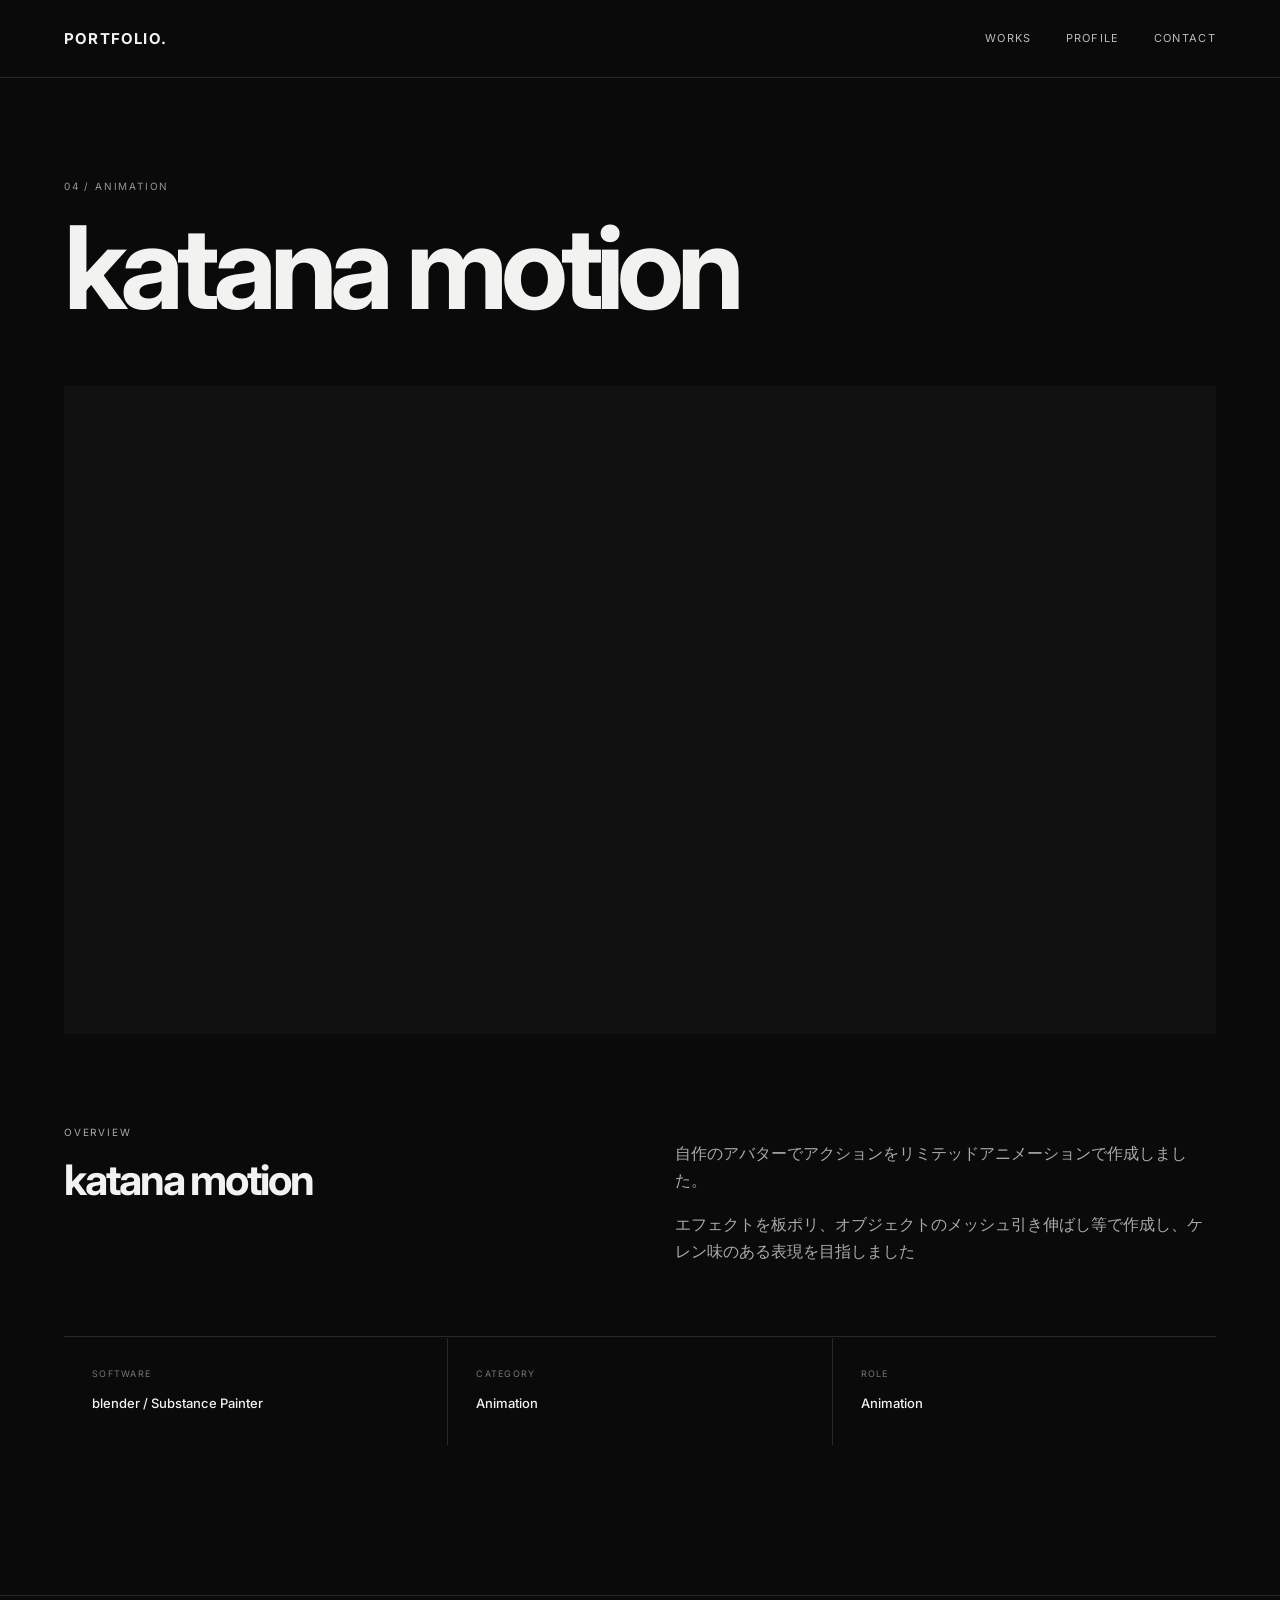
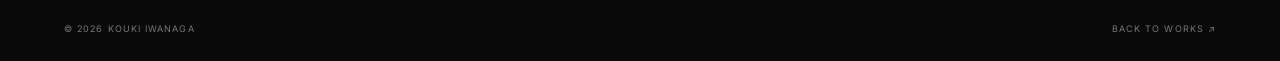
<file: works/katanamotion.html>
<!DOCTYPE html>
<html lang="ja">
<head>
  <meta charset="UTF-8">
  <meta name="viewport" content="width=device-width, initial-scale=1.0">
  <title>katana motion | PORTFOLIO</title>
  <link rel="stylesheet" href="../style.css">
</head>
<body>
<header class="site-header">
  <a class="logo" href="../index.html">PORTFOLIO<span>.</span></a>
  <nav><a href="../index.html#works">WORKS</a><a href="../profile.html">PROFILE</a><a href="../index.html#contact">CONTACT</a></nav>
</header>
<main class="inner-page">
  <section class="page-title"><p class="eyebrow">04 / ANIMATION</p><h1>katana motion</h1></section>

  <!-- YouTube URLを下の iframe の VIDEO_ID に置き換えてください -->
  <div class="youtube-wrap">
    <iframe
      src="https://www.youtube.com/embed/dt74tb0mHM0"
      title="katana motion"
      allow="accelerometer; autoplay; clipboard-write; encrypted-media; gyroscope; picture-in-picture; web-share"
      allowfullscreen></iframe>
  </div>

  <section class="detail-info">
    <div><p class="eyebrow">OVERVIEW</p><h2>katana motion</h2></div>
    <div><p>自作のアバターでアクションをリミテッドアニメーションで作成しました。 </p><p>エフェクトを板ポリ、オブジェクトのメッシュ引き伸ばし等で作成し、ケレン味のある表現を目指しました</p></div>
  </section>
  <div class="spec-grid">
    <div><span>SOFTWARE</span><strong>blender / Substance Painter</strong></div>
    <div><span>CATEGORY</span><strong>Animation</strong></div>
    <div><span>ROLE</span><strong>Animation </strong></div>
  </div>
</main>
<footer><span>© 2026 KOUKI IWANAGA</span><span><a href="../index.html">BACK TO WORKS ↗</a></span></footer>
</body>
</html>
</file>
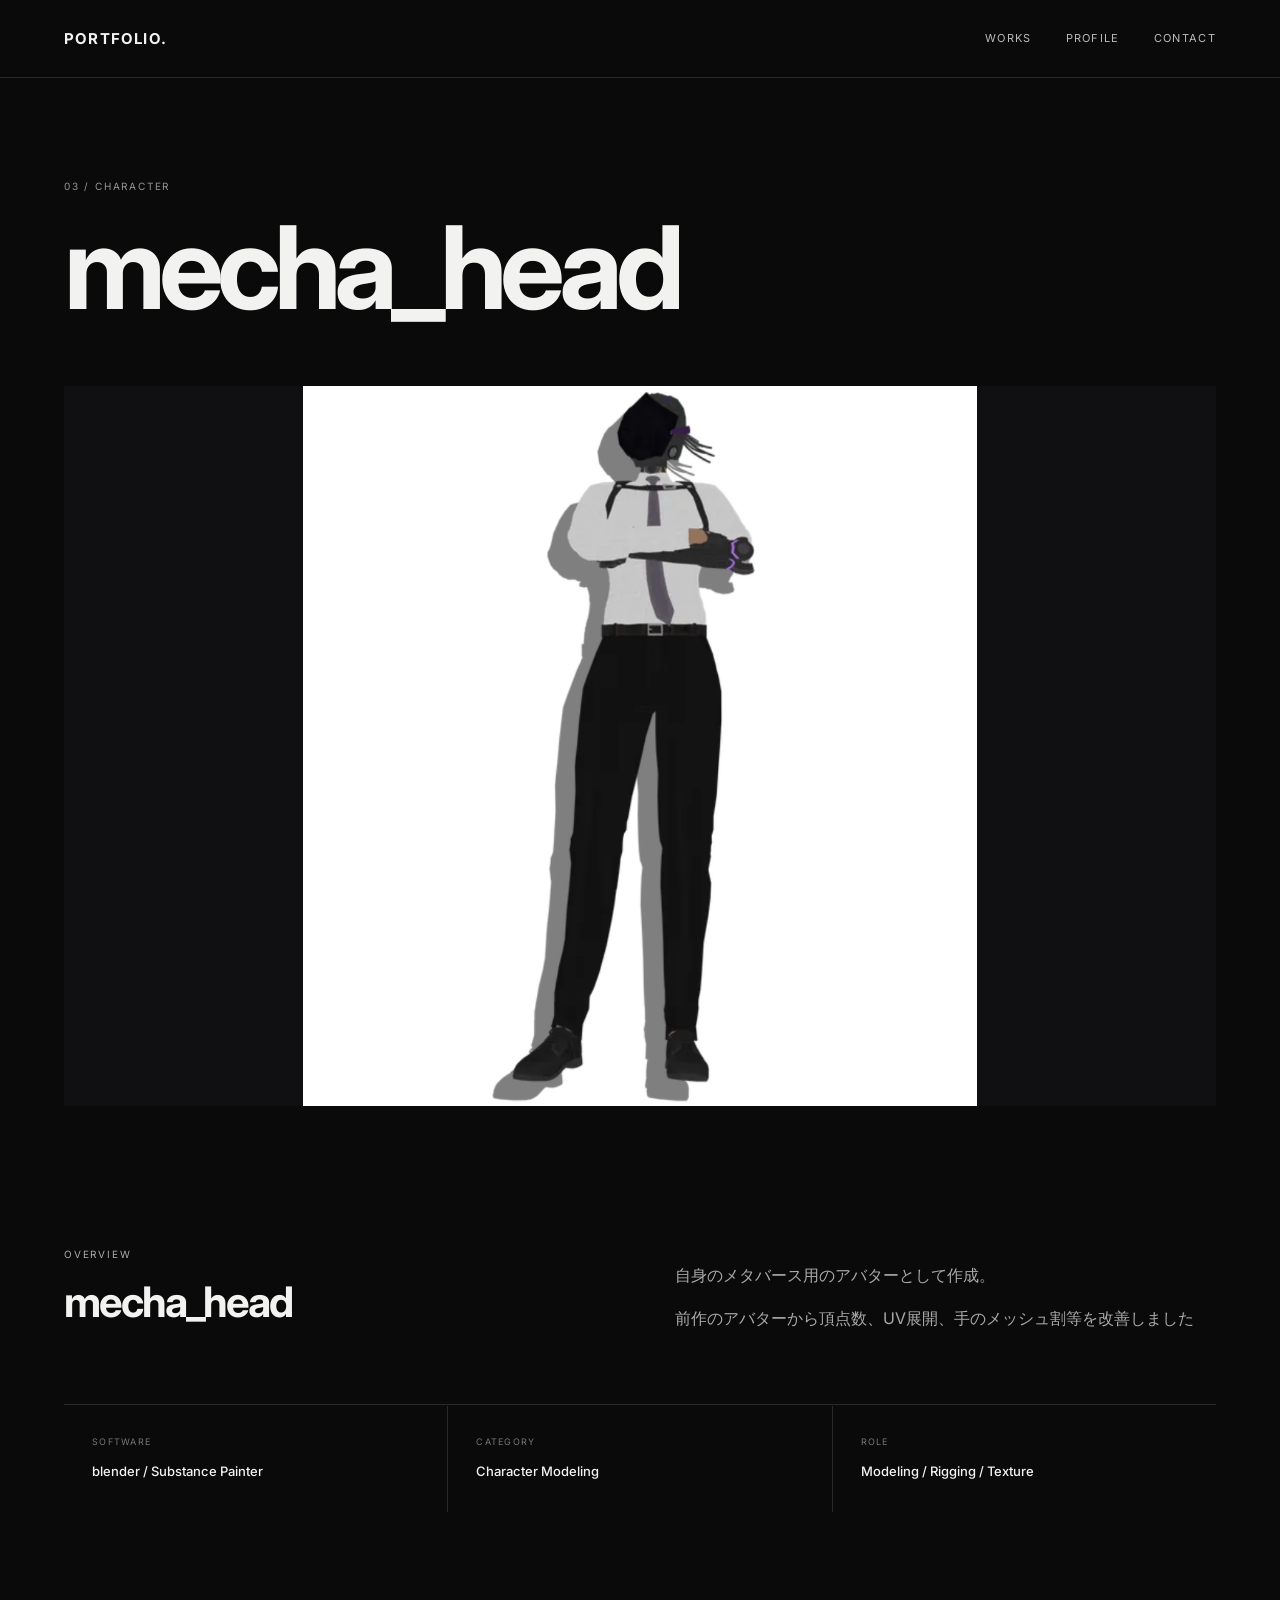
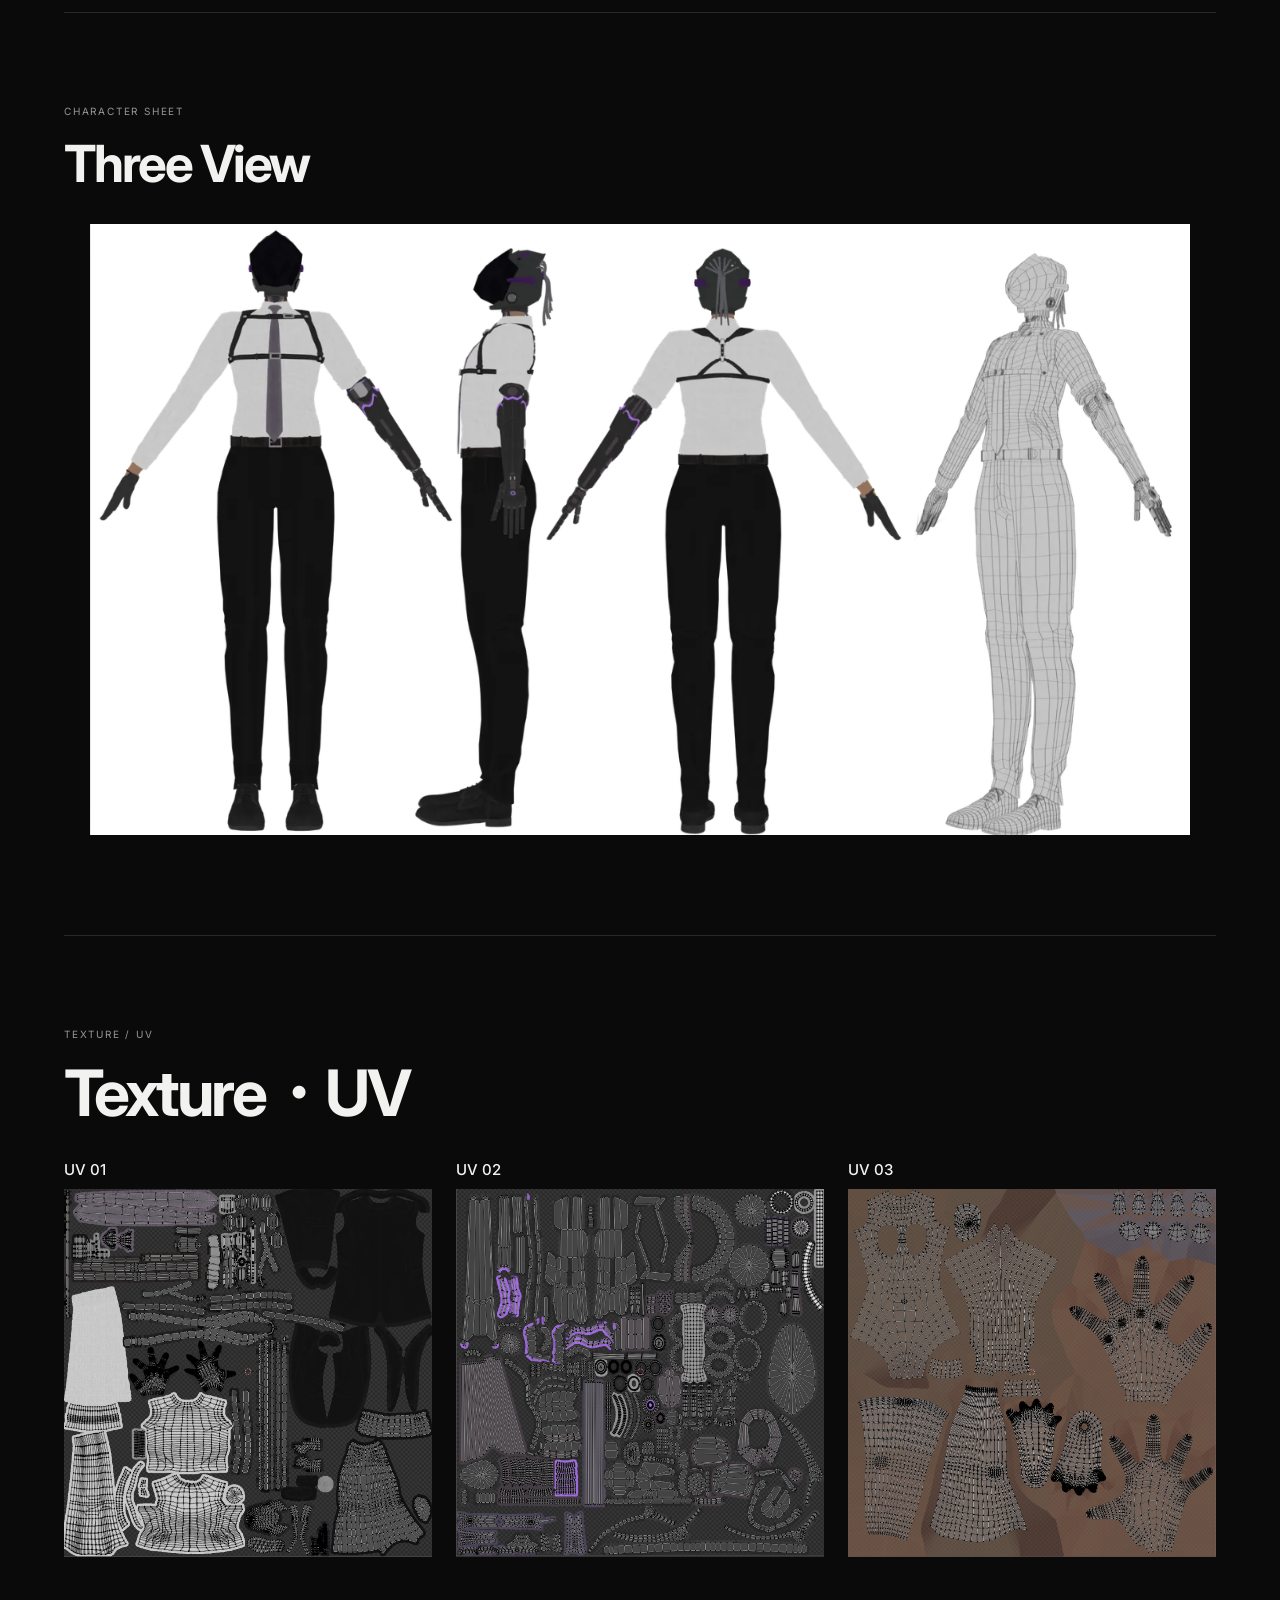
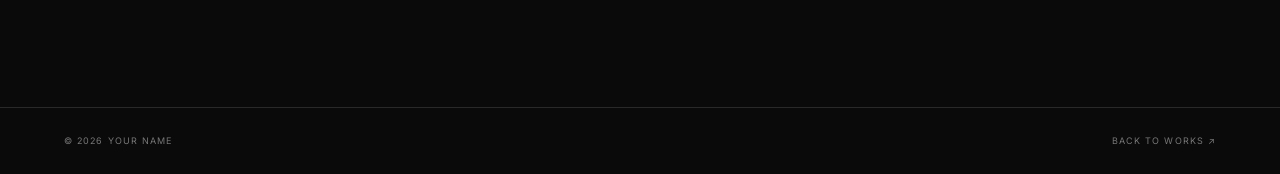
<file: works/mechahead.html>
<!DOCTYPE html>
<html lang="ja">

<head>

  <meta charset="UTF-8">

  <meta
    name="viewport"
    content="width=device-width, initial-scale=1.0"
  >

  <title>Human Character | PORTFOLIO</title>

  <link
    rel="stylesheet"
    href="../style.css"
  >

</head>


<body>


<header class="site-header">

  <a
    class="logo"
    href="../index.html"
  >
    PORTFOLIO<span>.</span>
  </a>


  <nav>

    <a href="../index.html#works">
      WORKS
    </a>

    <a href="../profile.html">
      PROFILE
    </a>

    <a href="../index.html#contact">
      CONTACT
    </a>

  </nav>

</header>



<main class="inner-page">


  <!-- =========================
       TITLE
  ========================== -->

  <section class="page-title">

    <p class="eyebrow">
      03 / CHARACTER
    </p>

    <h1>
      mecha_head
    </h1>

  </section>



  <!-- =========================
       MAIN IMAGE
  ========================== -->

  <img
    class="detail-image"
    src="../assets/mechahead_立2.png"
    alt="mechahead"
  >



  <!-- =========================
       OVERVIEW
  ========================== -->

  <section class="detail-info">

    <div>

      <p class="eyebrow">
        OVERVIEW
      </p>

      <h2>
        mecha_head
      </h2>

    </div>


    <div>

      <p>
        自身のメタバース用のアバターとして作成。
      </p>

      <p>
        前作のアバターから頂点数、UV展開、手のメッシュ割等を改善しました
        
      </p>

    </div>

  </section>


   <!-- =========================
       SPEC
  ========================== -->

  <div class="spec-grid">

    <div>

      <span>
        SOFTWARE
      </span>

      <strong>
        blender / Substance Painter
      </strong>

    </div>


    <div>

      <span>
        CATEGORY
      </span>

      <strong>
        Character Modeling
      </strong>

    </div>


    <div>

      <span>
        ROLE
      </span>

      <strong>
        Modeling / Rigging / Texture
      </strong>

    </div>

  </div>



  <!-- =========================
       THREE VIEW / WIREFRAME
  ========================== -->

  <section class="character-sheet-section">

  <div class="section-heading">
    <p class="eyebrow">CHARACTER SHEET</p>
    <h2>Three View</h2>
  </div>

  <div class="character-sheet-single">
    <img
      src="../assets/mechahead_3men.png"
      alt="mechahead 三面図・ワイヤーフレーム"
    >
  </div>

</section>


  <!-- =========================
       TEXTURE / UV
  ========================== -->

  <section class="texture-section">

    <div class="section-heading">

      <p class="eyebrow">
        TEXTURE / UV
      </p>

      <h2>
        Texture・UV
      </h2>

    </div>


    <div class="texture-grid">


      <!-- UV 01 -->

      <div class="texture-item">

        <h3>
          UV 01
        </h3>

        <img
          src="../assets/mechahead_UV1.png"
          alt="mecha_head UV 01"
        >

      </div>



      <!-- UV 02 -->

      <div class="texture-item">

        <h3>
          UV 02
        </h3>

        <img
          src="../assets/mechahead_UV2.png"
          alt="mecha_head UV 02"
        >

      </div>



      <!-- UV 03 -->

      <div class="texture-item">

        <h3>
          UV 03
        </h3>

        <img
          src="../assets/mechahead_UV3.png"
          alt="mecha_head UV 03"
        >

      </div>


    </div>

  </section>

</main>



<footer>

  <span>
    © 2026 YOUR NAME
  </span>

  <span>
    <a href="../index.html">
      BACK TO WORKS ↗
    </a>
  </span>

</footer>




  
</body>

</html>
</file>
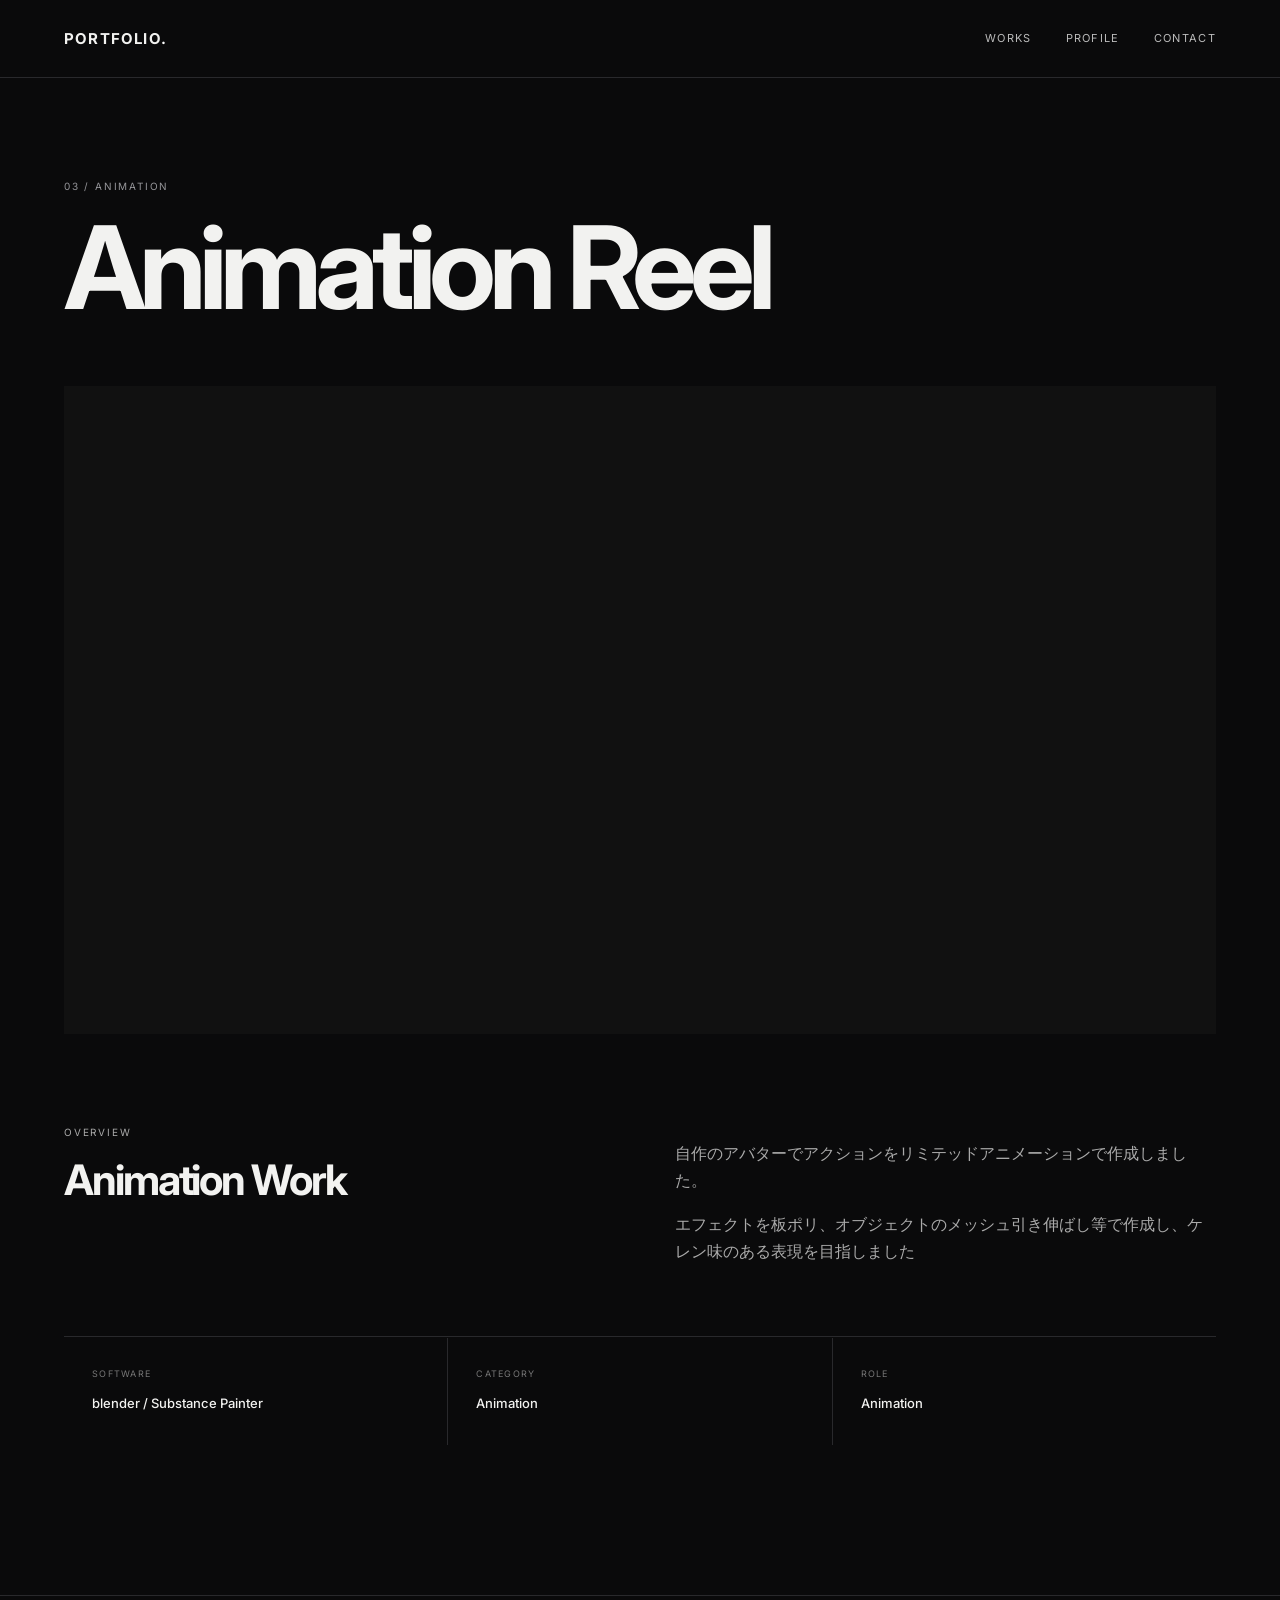
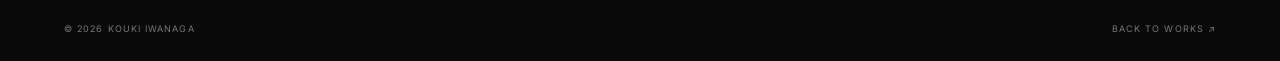
<file: works/PHANTOM DRIVE.html>
<!DOCTYPE html>
<html lang="ja">
<head>
  <meta charset="UTF-8">
  <meta name="viewport" content="width=device-width, initial-scale=1.0">
  <title>Animation Reel | PORTFOLIO</title>
  <link rel="stylesheet" href="../style.css">
</head>
<body>
<header class="site-header">
  <a class="logo" href="../index.html">PORTFOLIO<span>.</span></a>
  <nav><a href="../index.html#works">WORKS</a><a href="../profile.html">PROFILE</a><a href="../index.html#contact">CONTACT</a></nav>
</header>
<main class="inner-page">
  <section class="page-title"><p class="eyebrow">03 / ANIMATION</p><h1>Animation Reel</h1></section>

  <!-- YouTube URLを下の iframe の VIDEO_ID に置き換えてください -->
  <div class="youtube-wrap">
    <iframe
      src="https://www.youtube.com/embed/dt74tb0mHM0"
      title="Animation Reel"
      allow="accelerometer; autoplay; clipboard-write; encrypted-media; gyroscope; picture-in-picture; web-share"
      allowfullscreen></iframe>
  </div>

  <section class="detail-info">
    <div><p class="eyebrow">OVERVIEW</p><h2>Animation Work</h2></div>
    <div><p>自作のアバターでアクションをリミテッドアニメーションで作成しました。 </p><p>エフェクトを板ポリ、オブジェクトのメッシュ引き伸ばし等で作成し、ケレン味のある表現を目指しました</p></div>
  </section>
  <div class="spec-grid">
    <div><span>SOFTWARE</span><strong>blender / Substance Painter</strong></div>
    <div><span>CATEGORY</span><strong>Animation</strong></div>
    <div><span>ROLE</span><strong>Animation </strong></div>
  </div>
</main>
<footer><span>© 2026 KOUKI IWANAGA</span><span><a href="../index.html">BACK TO WORKS ↗</a></span></footer>
</body>
</html>
</file>
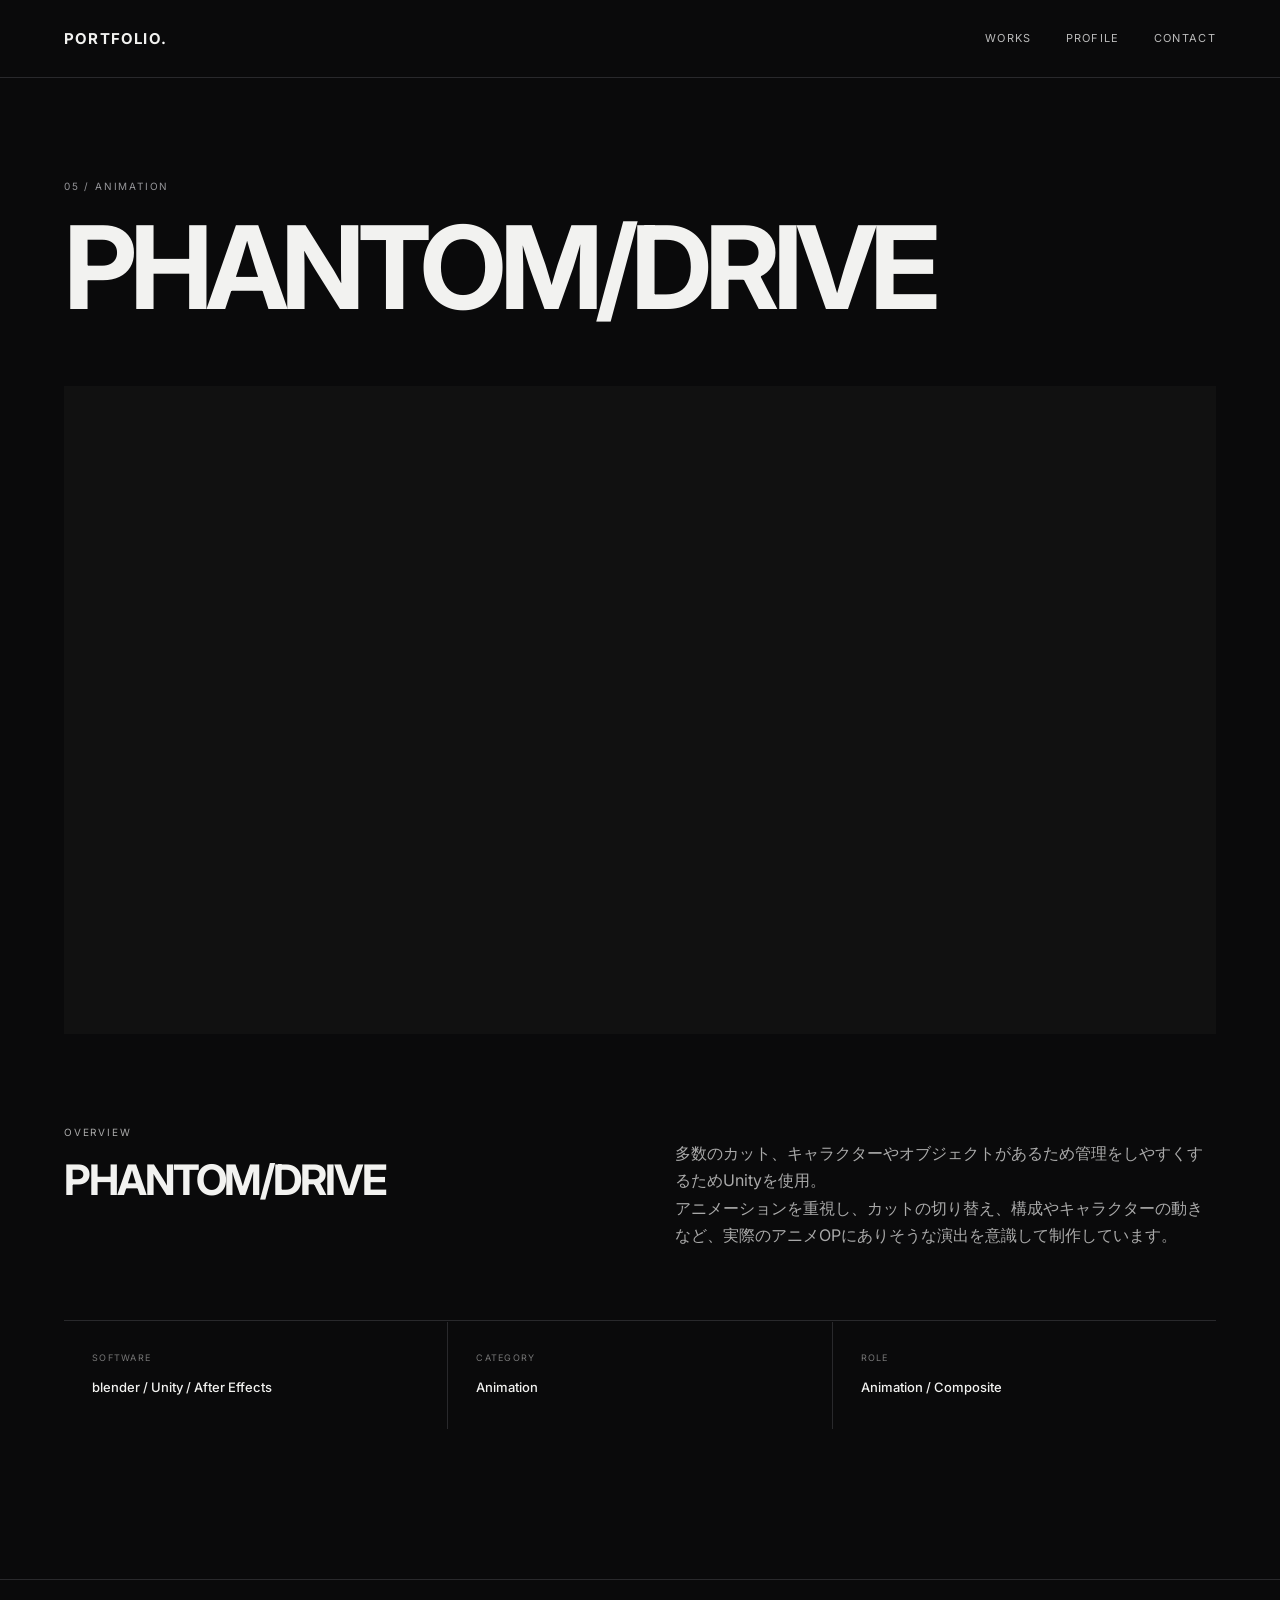
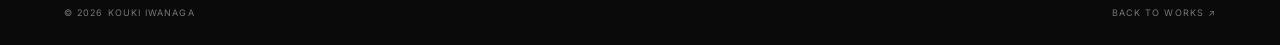
<file: works/PHANTOMDRIVE.html>
<!DOCTYPE html>
<html lang="ja">
<head>
  <meta charset="UTF-8">
  <meta name="viewport" content="width=device-width, initial-scale=1.0">
  <title>PHANTOM/DRIVE | PORTFOLIO</title>
  <link rel="stylesheet" href="../style.css">
</head>
<body>
<header class="site-header">
  <a class="logo" href="../index.html">PORTFOLIO<span>.</span></a>
  <nav><a href="../index.html#works">WORKS</a><a href="../profile.html">PROFILE</a><a href="../index.html#contact">CONTACT</a></nav>
</header>
<main class="inner-page">
  <section class="page-title"><p class="eyebrow">05 / ANIMATION</p><h1>PHANTOM/DRIVE</h1></section>

  <!-- YouTube URLを下の iframe の VIDEO_ID に置き換えてください -->
  <div class="youtube-wrap">
    <iframe
      src="https://www.youtube.com/embed/yVYHbqt7G44"
      title="Animation Reel"
      allow="accelerometer; autoplay; clipboard-write; encrypted-media; gyroscope; picture-in-picture; web-share"
      allowfullscreen></iframe>
  </div>

  <section class="detail-info">
    <div><p class="eyebrow">OVERVIEW</p><h2>PHANTOM/DRIVE</h2></div>
    <div><p>多数のカット、キャラクターやオブジェクトがあるため管理をしやすくするためUnityを使用。<br>
      アニメーションを重視し、カットの切り替え、構成やキャラクターの動きなど、実際のアニメOPにありそうな演出を意識して制作しています。</p></div>
  </section>
  <div class="spec-grid">
    <div><span>SOFTWARE</span><strong>blender / Unity / After Effects</strong></div>
    <div><span>CATEGORY</span><strong>Animation</strong></div>
    <div><span>ROLE</span><strong>Animation / Composite</strong></div>
  </div>
</main>
<footer><span>© 2026 KOUKI IWANAGA</span><span><a href="../index.html">BACK TO WORKS ↗</a></span></footer>
</body>
</html>
</file>
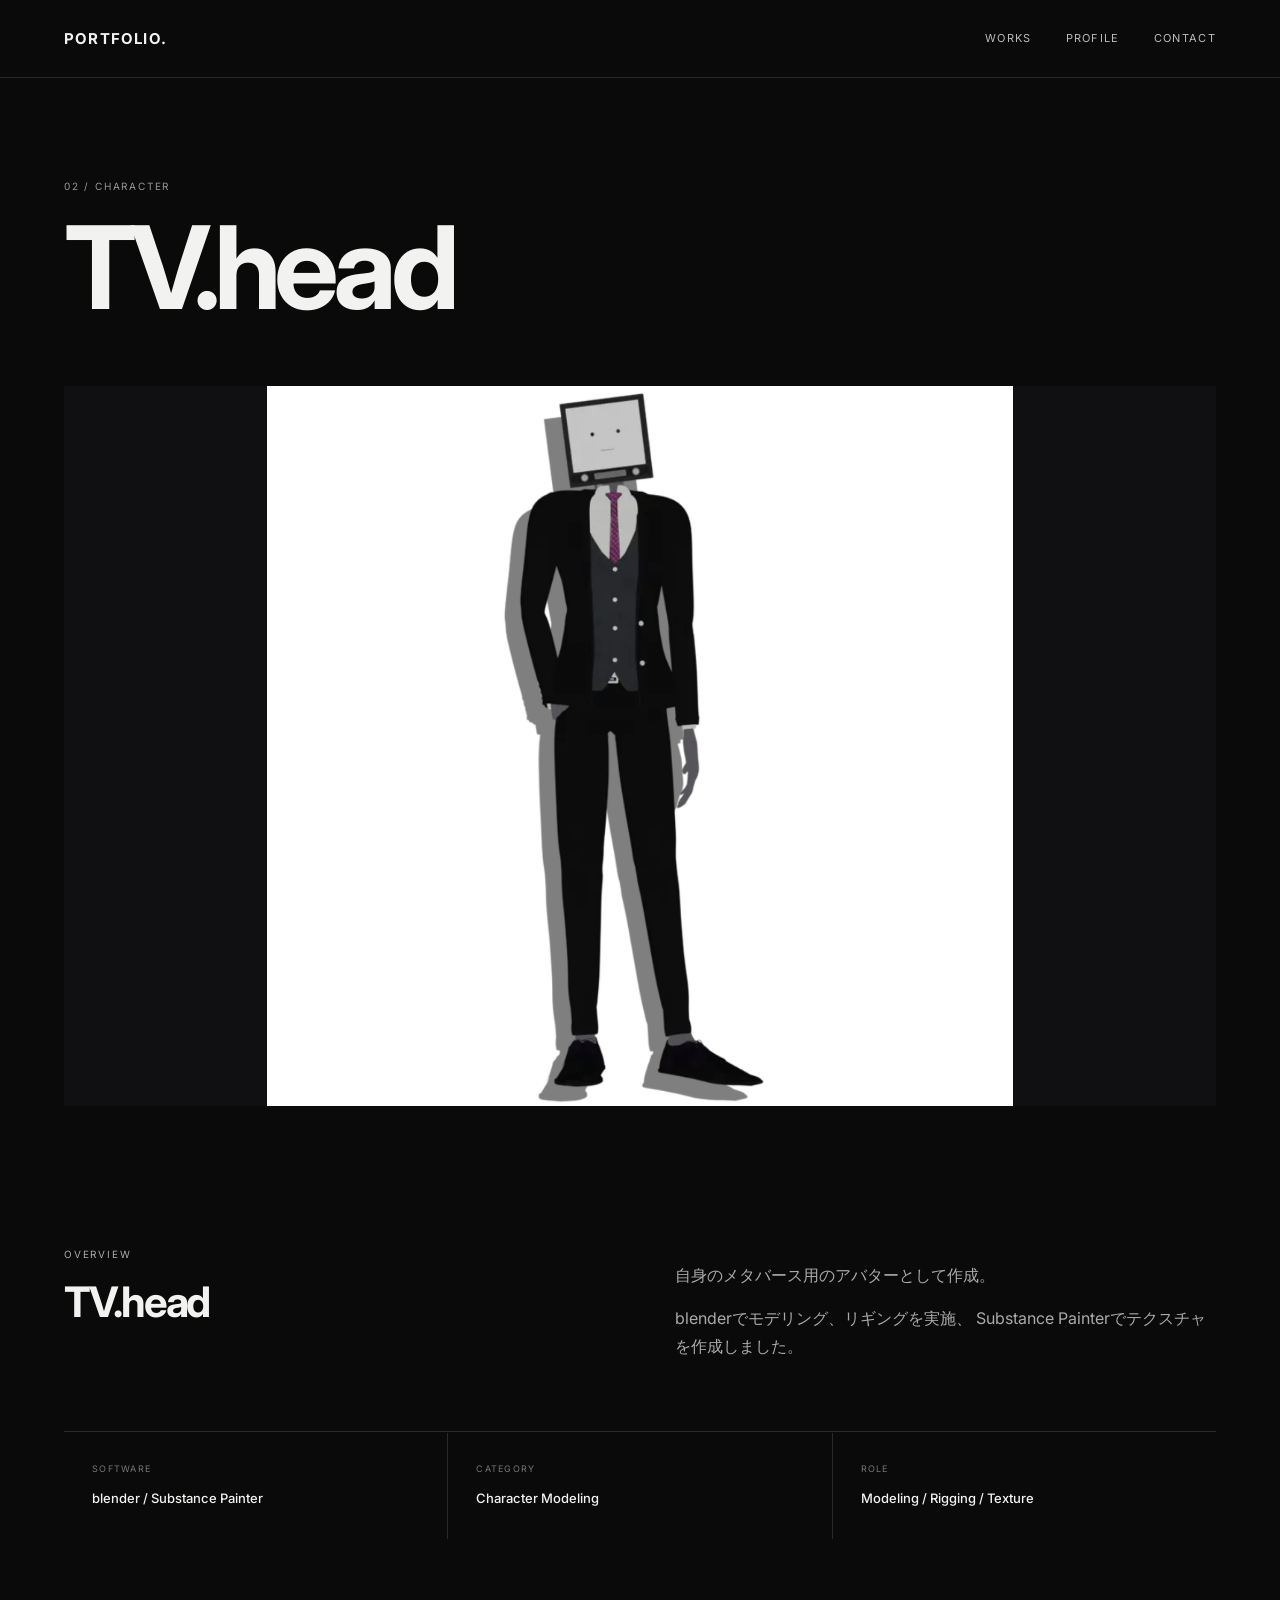
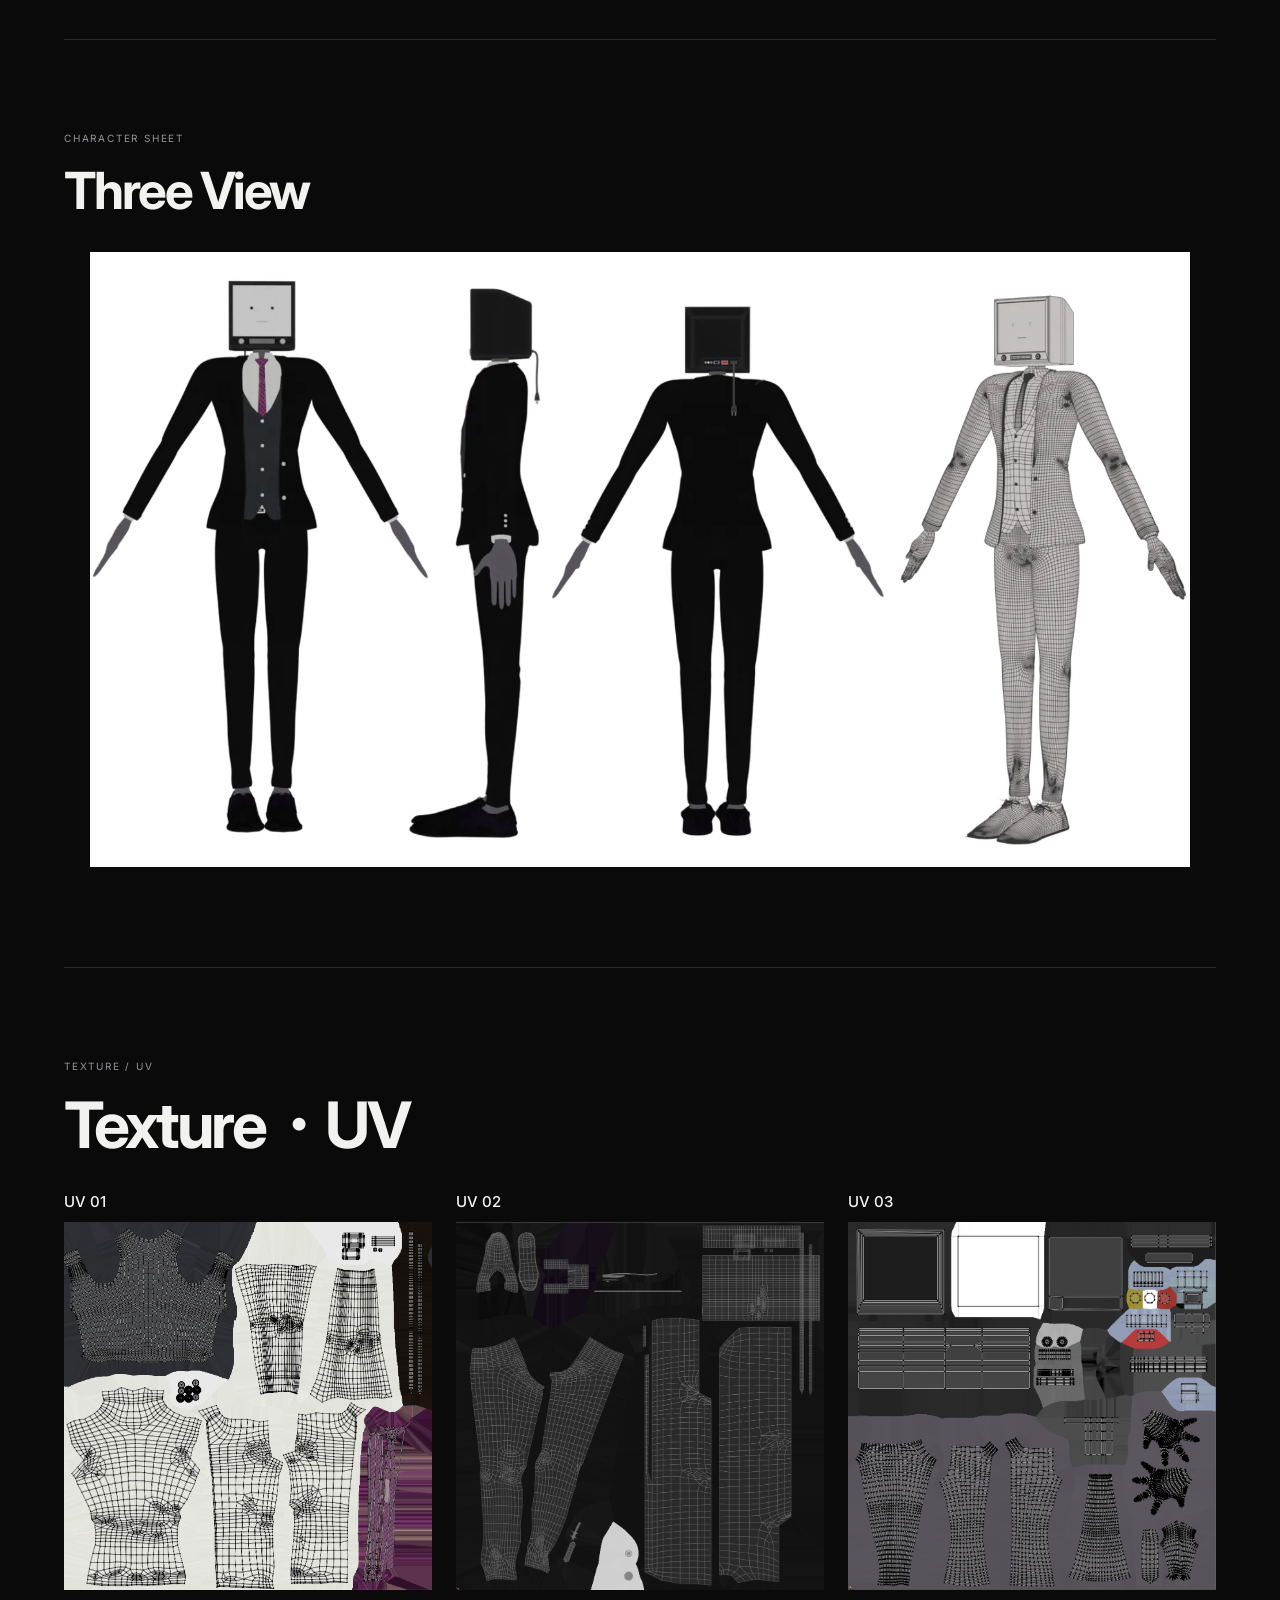
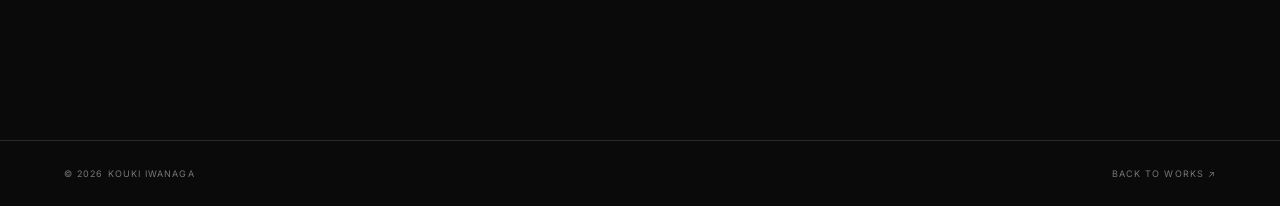
<file: works/TVhead.html>
<!DOCTYPE html>
<html lang="ja">

<head>

  <meta charset="UTF-8">

  <meta
    name="viewport"
    content="width=device-width, initial-scale=1.0"
  >

  <title>Human Character | PORTFOLIO</title>

  <link
    rel="stylesheet"
    href="../style.css"
  >

</head>


<body>


<header class="site-header">

  <a
    class="logo"
    href="../index.html"
  >
    PORTFOLIO<span>.</span>
  </a>


  <nav>

    <a href="../index.html#works">
      WORKS
    </a>

    <a href="../profile.html">
      PROFILE
    </a>

    <a href="../index.html#contact">
      CONTACT
    </a>

  </nav>

</header>



<main class="inner-page">


  <!-- =========================
       TITLE
  ========================== -->

  <section class="page-title">

    <p class="eyebrow">
      02 / CHARACTER
    </p>

    <h1>
      TV.head
    </h1>

  </section>



  <!-- =========================
       MAIN IMAGE
  ========================== -->

  <img
    class="detail-image"
    src="../assets/TVhead_立2.png"
    alt="TVhead"
  >



  <!-- =========================
       OVERVIEW
  ========================== -->

  <section class="detail-info">

    <div>

      <p class="eyebrow">
        OVERVIEW
      </p>

      <h2>
        TV.head
      </h2>

    </div>


    <div>

      <p>
        自身のメタバース用のアバターとして作成。
      </p>

      <p>
        blenderでモデリング、リギングを実施、
        Substance Painterでテクスチャを作成しました。
      </p>

    </div>

  </section>


   <!-- =========================
       SPEC
  ========================== -->

  <div class="spec-grid">

    <div>

      <span>
        SOFTWARE
      </span>

      <strong>
        blender / Substance Painter
      </strong>

    </div>


    <div>

      <span>
        CATEGORY
      </span>

      <strong>
        Character Modeling
      </strong>

    </div>


    <div>

      <span>
        ROLE
      </span>

      <strong>
        Modeling / Rigging / Texture
      </strong>

    </div>

  </div>



  <!-- =========================
       THREE VIEW / WIREFRAME
  ========================== -->

  <section class="character-sheet-section">

  <div class="section-heading">
    <p class="eyebrow">CHARACTER SHEET</p>
    <h2>Three View</h2>
  </div>

  <div class="character-sheet-single">
    <img
      src="../assets/TVhead_3men.png"
      alt="TVhead 三面図・ワイヤーフレーム"
    >
  </div>

</section>


  <!-- =========================
       TEXTURE / UV
  ========================== -->

  <section class="texture-section">

    <div class="section-heading">

      <p class="eyebrow">
        TEXTURE / UV
      </p>

      <h2>
        Texture・UV
      </h2>

    </div>


    <div class="texture-grid">


      <!-- UV 01 -->

      <div class="texture-item">

        <h3>
          UV 01
        </h3>

        <img
          src="../assets/TVhead_UV1.png"
          alt="TVhead UV 01"
        >

      </div>



      <!-- UV 02 -->

      <div class="texture-item">

        <h3>
          UV 02
        </h3>

        <img
          src="../assets/TVhead_UV2.png"
          alt="TVhead UV 02"
        >

      </div>



      <!-- UV 03 -->

      <div class="texture-item">

        <h3>
          UV 03
        </h3>

        <img
          src="../assets/TVhead_UV3.png"
          alt="TVhead UV 03"
        >

      </div>


    </div>

  </section>

</main>



<footer>

  <span>
    © 2026 KOUKI IWANAGA
  </span>

  <span>
    <a href="../index.html">
      BACK TO WORKS ↗
    </a>
  </span>

</footer>




  
</body>

</html>
</file>
<file: style.css>
@import url('https://fonts.googleapis.com/css2?family=Inter:wght@400;500;600;700&display=swap');

:root{
  --bg:#0a0a0b; --text:#f2f2f0; --muted:#96969a; --line:#29292c;
  --light:#e9e9e5; --dark:#111113; --max:1280px;
}
*{box-sizing:border-box}
html{scroll-behavior:smooth}
body{margin:0;background:var(--bg);color:var(--text);font-family:Inter,"Noto Sans JP",sans-serif;line-height:1.7}
a{color:inherit;text-decoration:none}
.site-header{height:78px;padding:0 5vw;display:flex;align-items:center;justify-content:space-between;border-bottom:1px solid var(--line);position:relative;z-index:2}
.logo{font-weight:700;letter-spacing:.08em;font-size:15px}.logo span{color:#fff}
nav{display:flex;gap:34px;font-size:11px;letter-spacing:.12em;color:#bbb}
nav a:hover,.contact-link:hover{color:#fff}
.hero{min-height:calc(100vh - 78px);display:grid;grid-template-columns:44% 56%;align-items:center;max-width:1600px;margin:auto}
.hero-copy{padding:7vw 5vw;position:relative;z-index:1}
.eyebrow{font-size:10px;letter-spacing:.18em;color:var(--muted);margin:0 0 18px;text-transform:uppercase}
h1{font-size:clamp(52px,7vw,110px);line-height:.94;letter-spacing:-.06em;margin:0 0 30px}
h1 em{font-style:normal;color:#a9a9ad}
.lead{max-width:430px;color:#aaa;font-size:14px;margin-bottom:38px}
.button{display:inline-flex;gap:28px;align-items:center;border:1px solid #4a4a4d;padding:14px 18px;font-size:10px;letter-spacing:.16em}
.button:hover{background:#fff;color:#000}
.hero-image{height:100%;min-height:650px;overflow:hidden}
.hero-image img{width:100%;height:100%;object-fit:cover;object-position:center;display:block;filter:saturate(.82)}
.section{max-width:var(--max);margin:auto;padding:150px 5vw}
.section-heading{display:flex;justify-content:space-between;align-items:end;margin-bottom:55px}
h2{font-size:clamp(42px,5vw,72px);letter-spacing:-.05em;line-height:1;margin:0}
.work-grid{display:grid;grid-template-columns:1fr 1fr;gap:70px 28px}
.work-large{grid-column:span 2}
.thumb{aspect-ratio:16/10;overflow:hidden;background:#151517}
.thumb img{width:100%;height:100%;object-fit:cover;display:block;transition:transform .6s}
.work-card:hover img{transform:scale(1.025)}
.card-meta{display:flex;justify-content:space-between;border-bottom:1px solid var(--line);padding:15px 0 11px;font-size:9px;letter-spacing:.13em;color:#999}
.work-card h3{font-size:25px;line-height:1.2;margin:14px 0 2px;letter-spacing:-.03em}
.work-card p{font-size:11px;color:#888;margin:0}
.placeholder,.video-placeholder{display:flex;align-items:center;justify-content:center;color:#707075;letter-spacing:.15em;font-size:12px;text-align:center;background:linear-gradient(135deg,#151517,#242428)}
.video-placeholder{background:linear-gradient(135deg,#1c1c1f,#303035)}
.about-strip{background:var(--light);color:#111;padding:110px 8vw;display:flex;align-items:end;justify-content:space-between}
.about-strip .eyebrow{color:#777}
.button-dark{border-color:#aaa}
.button-dark:hover{background:#111;color:#fff}
.contact{padding-bottom:180px}.contact h2{margin-bottom:25px}.contact p{color:#999}.contact-link{display:inline-block;margin-top:18px;font-size:13px;border-bottom:1px solid #555;padding-bottom:5px}
footer{border-top:1px solid var(--line);padding:25px 5vw;display:flex;justify-content:space-between;color:#777;font-size:9px;letter-spacing:.12em}

.inner-page{max-width:var(--max);margin:auto;padding:100px 5vw 150px}
.page-title{margin-bottom:65px}.page-title h1{font-size:clamp(60px,9vw,130px)}
.detail-image{width:100%;display:block;max-height:80vh;object-fit:contain;background:#101012;margin-bottom:50px;}
.detail-image2{width:100%;display:block;max-height:80vh;object-fit:contain;background:#101012}
.detail-info{display:grid;grid-template-columns:1fr 1fr;gap:70px;padding:90px 0 55px;border-bottom:1px solid var(--line)}
.detail-info h2{font-size:42px}.detail-info p{color:#aaa;max-width:580px}
.spec-grid{display:grid;grid-template-columns:repeat(3,1fr);gap:1px;background:var(--line);margin-top:1px}
.spec-grid div{background:var(--bg);padding:28px}.spec-grid span{display:block;font-size:9px;color:#777;letter-spacing:.14em;margin-bottom:8px}.spec-grid strong{font-size:13px;font-weight:500}
.empty-detail{aspect-ratio:16/9;background:linear-gradient(135deg,#141416,#29292d);display:flex;flex-direction:column;align-items:center;justify-content:center;color:#777;text-align:center;letter-spacing:.1em}.empty-detail small{letter-spacing:0;margin-top:12px;color:#555}
.youtube-wrap{position:relative;width:100%;aspect-ratio:16/9;background:#111}.youtube-wrap iframe{position:absolute;inset:0;width:100%;height:100%;border:0}
.profile-layout{display:grid;grid-template-columns:1fr 1fr;gap:8vw;padding:60px 0 120px;border-top:1px solid var(--line)}
.profile-name{font-size:32px;margin:0}.profile-role{font-size:10px;letter-spacing:.15em;color:#777}.profile-text p{color:#aaa;max-width:600px}
.skills{border-top:1px solid var(--line);padding-top:35px}.skill-list{margin-top:25px}.skill-list>div{display:grid;grid-template-columns:1fr 2fr;border-bottom:1px solid var(--line);padding:22px 0}.skill-list strong{font-size:17px}.skill-list span{color:#888;font-size:12px}

@media(max-width:800px){
  .site-header{padding:0 20px}.site-header nav{gap:13px}
  .hero{display:block}.hero-copy{padding:75px 20px 55px}.hero-image{min-height:55vh}
  .section{padding:90px 20px}.section-heading{display:block}.section-heading h2{margin-top:10px}
  .work-grid{grid-template-columns:1fr;gap:50px}.work-large{grid-column:auto}
  .about-strip{padding:80px 20px;display:block}.about-strip .button{margin-top:35px}
  footer{padding:20px;gap:15px;font-size:8px}
  .inner-page{padding:65px 20px 100px}.detail-info,.profile-layout{grid-template-columns:1fr;gap:30px;padding:55px 0 75px}.spec-grid{grid-template-columns:1fr}.page-title{margin-bottom:45px}
}

/* =================================
   HERO SLIDESHOW
================================= */

.hero-image {
  position: relative;
  height: 100%;
  min-height: 650px;
  overflow: hidden;
}


/* すべてのスライドを同じ場所に重ねる */

.hero-slide {
  position: absolute;

  top: 0;
  left: 0;

  width: 100%;
  height: 100%;

  /* 次の画像は左側に待機 */
  transform: translateX(-100%);

  z-index: 1;

  transition: transform 0.5s ease-in-out;
}


/* 現在表示している画像 */

.hero-slide.active {
  transform: translateX(0);

  z-index: 2;
}


/* 今まで表示していた画像を右へ流す */

.hero-slide.leaving {
  transform: translateX(100%);

  z-index: 3;
}


/* 画像 */

.hero-slide img {
  width: 100%;
  height: 100%;

  object-fit: cover;
  object-position: center;

  display: block;

  filter: saturate(.82);
}


/* =========================================
   TEXTURE / UV
========================================= */

.texture-section {
  margin-top: 100px;
  padding-top: 90px;
  border-top: 1px solid var(--line);
}


/* 見出し */
.texture-section .section-heading {
  display: block;
  margin-bottom: 35px;
}

.texture-section .section-heading .eyebrow {
  margin-bottom: 18px;
}

.texture-section .section-heading h2 {
  margin: 0;
  font-size: clamp(42px, 5vw, 72px);
  line-height: 1;
  letter-spacing: -0.05em;
}


/* UV画像3枚 */
.texture-grid {
  display: grid !important;
  grid-template-columns: repeat(3, minmax(0, 1fr)) !important;
  gap: 24px;
  width: 100%;
}

.texture-item {
  min-width: 0;
  width: 100%;
  position: relative;
  z-index: 1;
}

.texture-item h3 {
  margin: 0 0 10px;
  font-size: 15px;
  font-weight: 500;
  line-height: 1.3;
}

.texture-item img {
  width: 100%;
  height: auto;
  aspect-ratio: 1 / 1;
  object-fit: cover;
  display: block;
  background: #151517;
  transition: transform 0.35s ease;
}


/* ホバーで1.5倍 */
.texture-item:hover {
  z-index: 10;
}

.texture-item:hover img {
  transform: scale(1.5);
}


/* =========================================
   MOBILE
========================================= */

@media(max-width:800px) {

  .texture-grid {
    grid-template-columns: repeat(2, minmax(0, 1fr)) !important;
    gap: 30px 15px;
  }
}

@media(max-width:500px) {

  .texture-grid {
    grid-template-columns: 1fr !important;
  }
}

/* =========================================
   CHARACTER SHEET
========================================= */

.character-sheet-section {
  margin-top: 100px;
  padding-top: 90px;
  border-top: 1px solid var(--line);
}

.character-sheet-section .section-heading {
  display: block;
  margin-bottom: 35px;
}

.character-sheet-section .section-heading h2 {
  margin-top: 10px;
  font-size: clamp(36px, 4vw, 60px);
}


/* 三面図1枚 */
.character-sheet-single {
  width: 100%;
  display: flex;
  justify-content: center;
}


/* TVhead_3men.png */
.character-sheet-single img {
  display: block;

  width: 100%;
  max-width: 1100px;

  height: auto;

  object-fit: contain;

  background: transparent;
}


/* =========================================
   MOBILE
========================================= */

@media(max-width:800px) {

  .character-sheet-section {
    margin-top: 80px;
    padding-top: 60px;
  }

  .character-sheet-single img {
    width: 100%;
    max-width: none;
  }
}

/* =========================
   PROFILE SECTION TITLE
========================= */

.profile-section-title {
  font-size: clamp(48px, 6vw, 82px);
  line-height: 1;
  letter-spacing: -0.05em;
  margin: 12px 0 45px;
}


/* =========================
   PROFILE / CAREER
========================= */

.profile-history {
  border-top: 1px solid var(--line);
  padding: 90px 0 0;
  margin-top: 30px;
}

.profile-history .eyebrow {
  margin-bottom: 0;
}

.history-list {
  margin-top: 20px;
}

.history-item {
  display: grid;
  grid-template-columns: 180px 1fr;
  gap: 50px;
  padding: 30px 0;
  border-bottom: 1px solid var(--line);
}

.history-year {
  font-size: 11px;
  letter-spacing: .08em;
  color: #888;
  padding-top: 5px;
}

.history-content h3 {
  margin: 0;
  font-size: 18px;
  font-weight: 500;
  line-height: 1.5;
}


/* =========================
   PROFILE / HOBBY
========================= */

.profile-hobby {
  border-top: 1px solid var(--line);
  padding: 90px 0 100px;
  margin-top: 30px;
}

.profile-hobby .profile-section-title {
  margin-bottom: 45px;
}

.hobby-layout {
  display: grid;
  grid-template-columns: 1fr 1fr;
  gap: 8vw;
}

.hobby-text h3 {
  font-size: 20px;
  font-weight: 500;
  margin: 0 0 10px;
}

.hobby-text p {
  color: #999;
  font-size: 12px;
  margin: 0 0 35px;
  max-width: 600px;
}


/* =========================
   SKILLS
========================= */

.skills .profile-section-title {
  margin-bottom: 45px;
}


/* =========================
   MOBILE
========================= */

@media(max-width:800px) {

  .profile-section-title {
    font-size: clamp(44px, 12vw, 64px);
    margin-bottom: 35px;
  }

  .profile-history {
    padding-top: 65px;
  }

  .history-item {
    grid-template-columns: 1fr;
    gap: 8px;
    padding: 25px 0;
  }

  .history-year {
    padding-top: 0;
  }

  .history-content h3 {
    font-size: 16px;
  }

  .profile-hobby {
    padding: 65px 0 75px;
  }

  .hobby-layout {
    grid-template-columns: 1fr;
    gap: 35px;
  }
}
</file>
